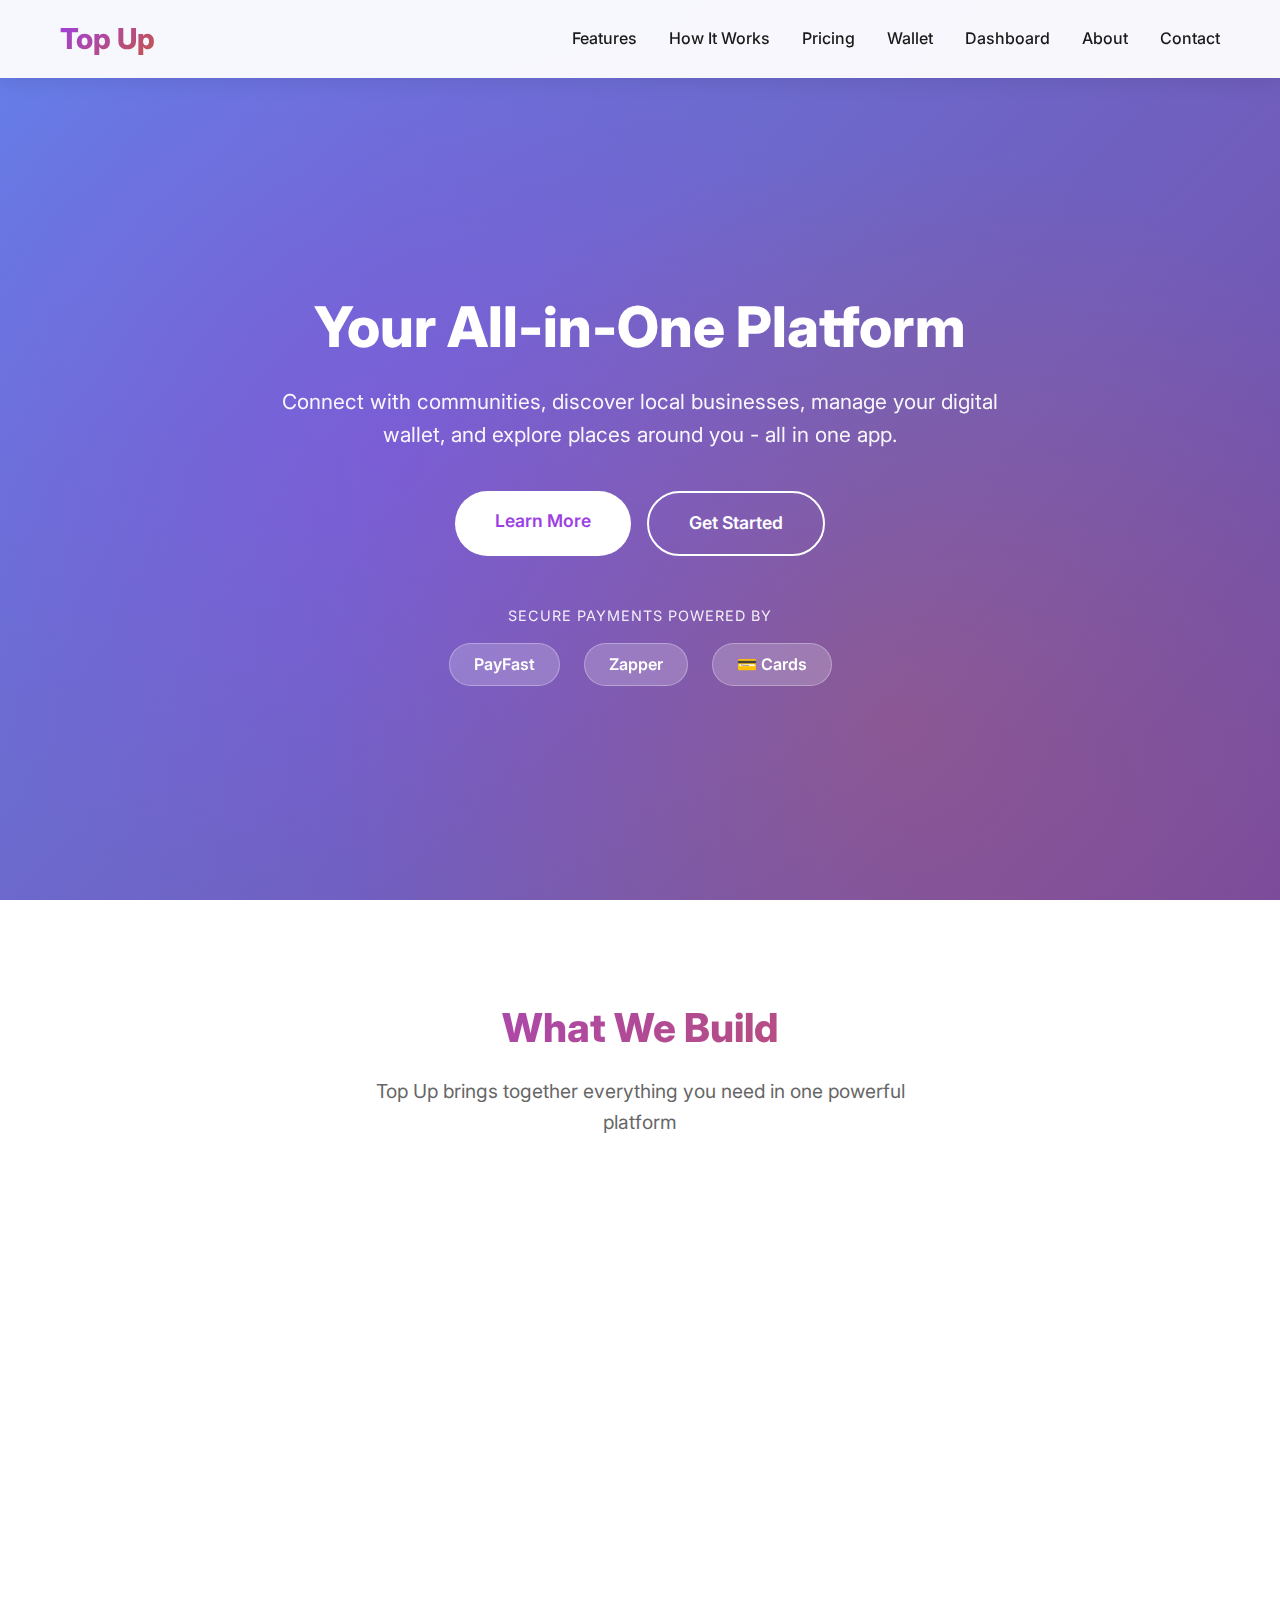
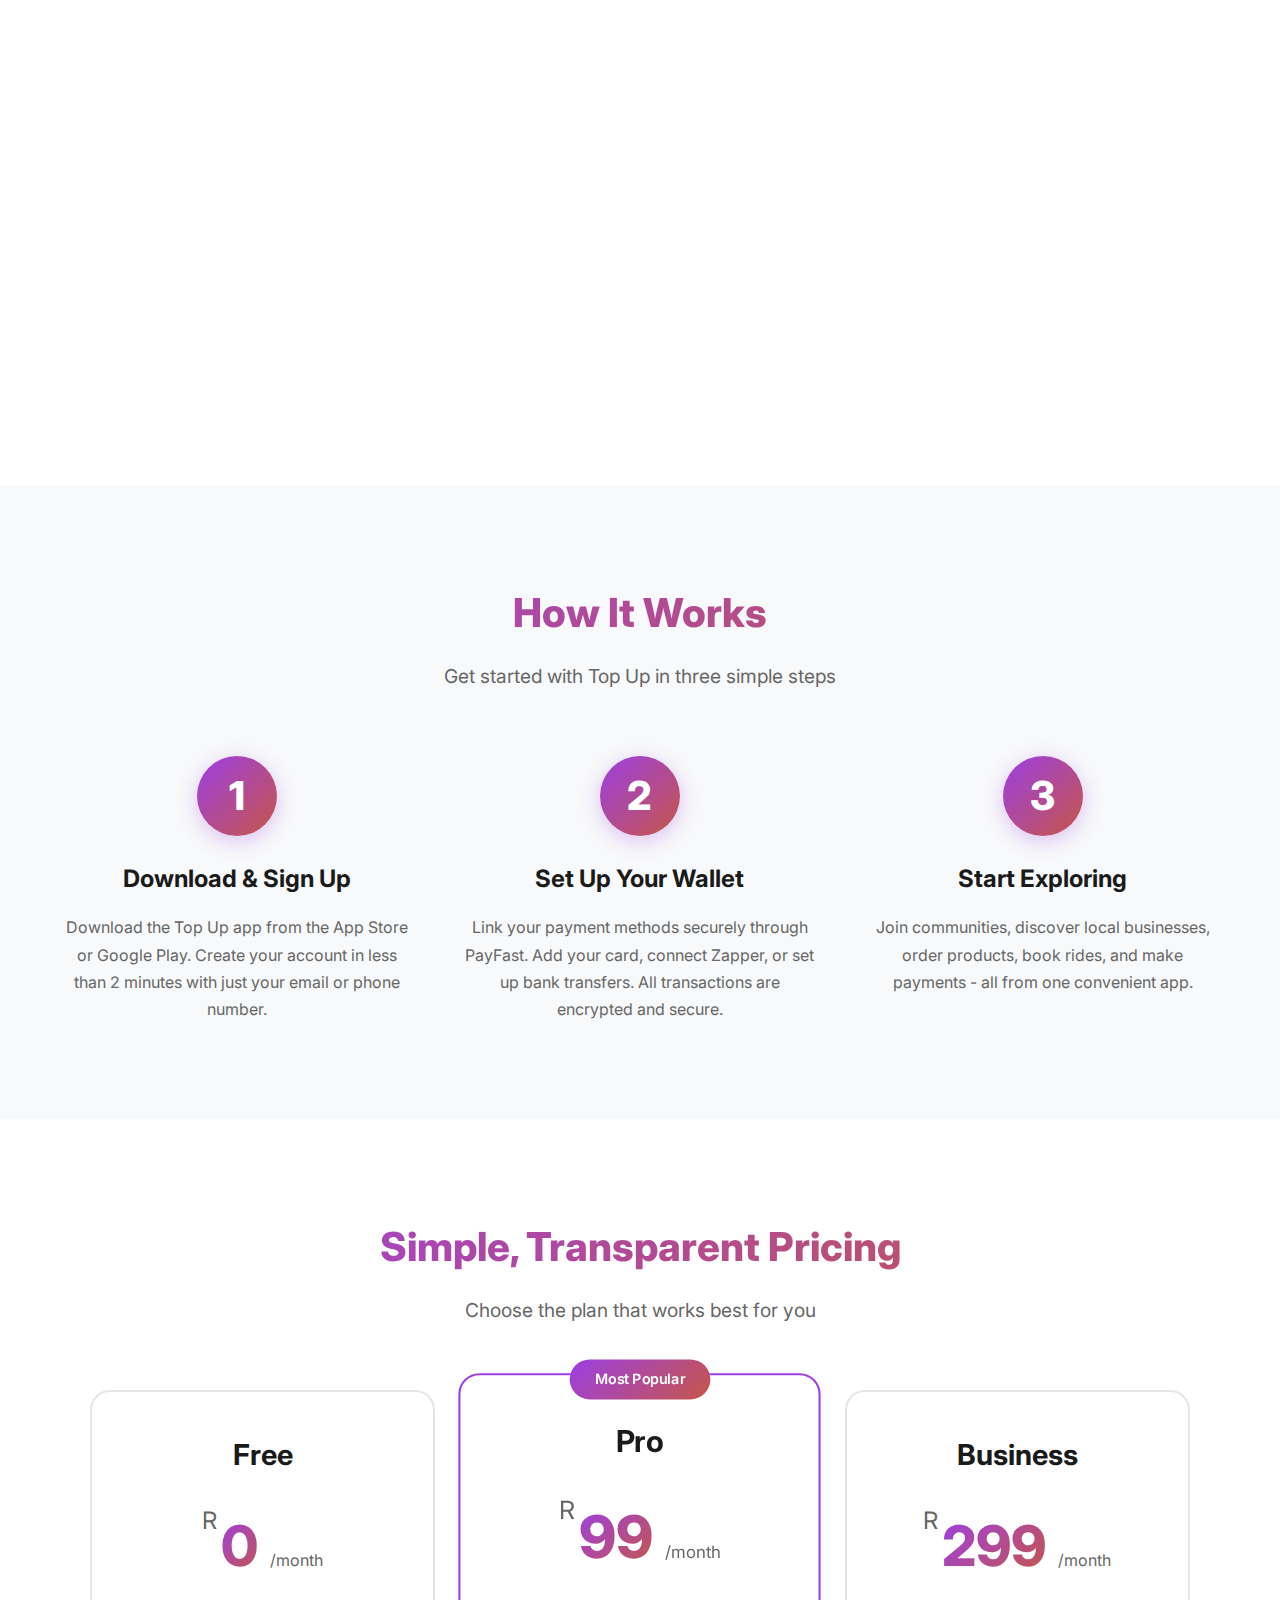
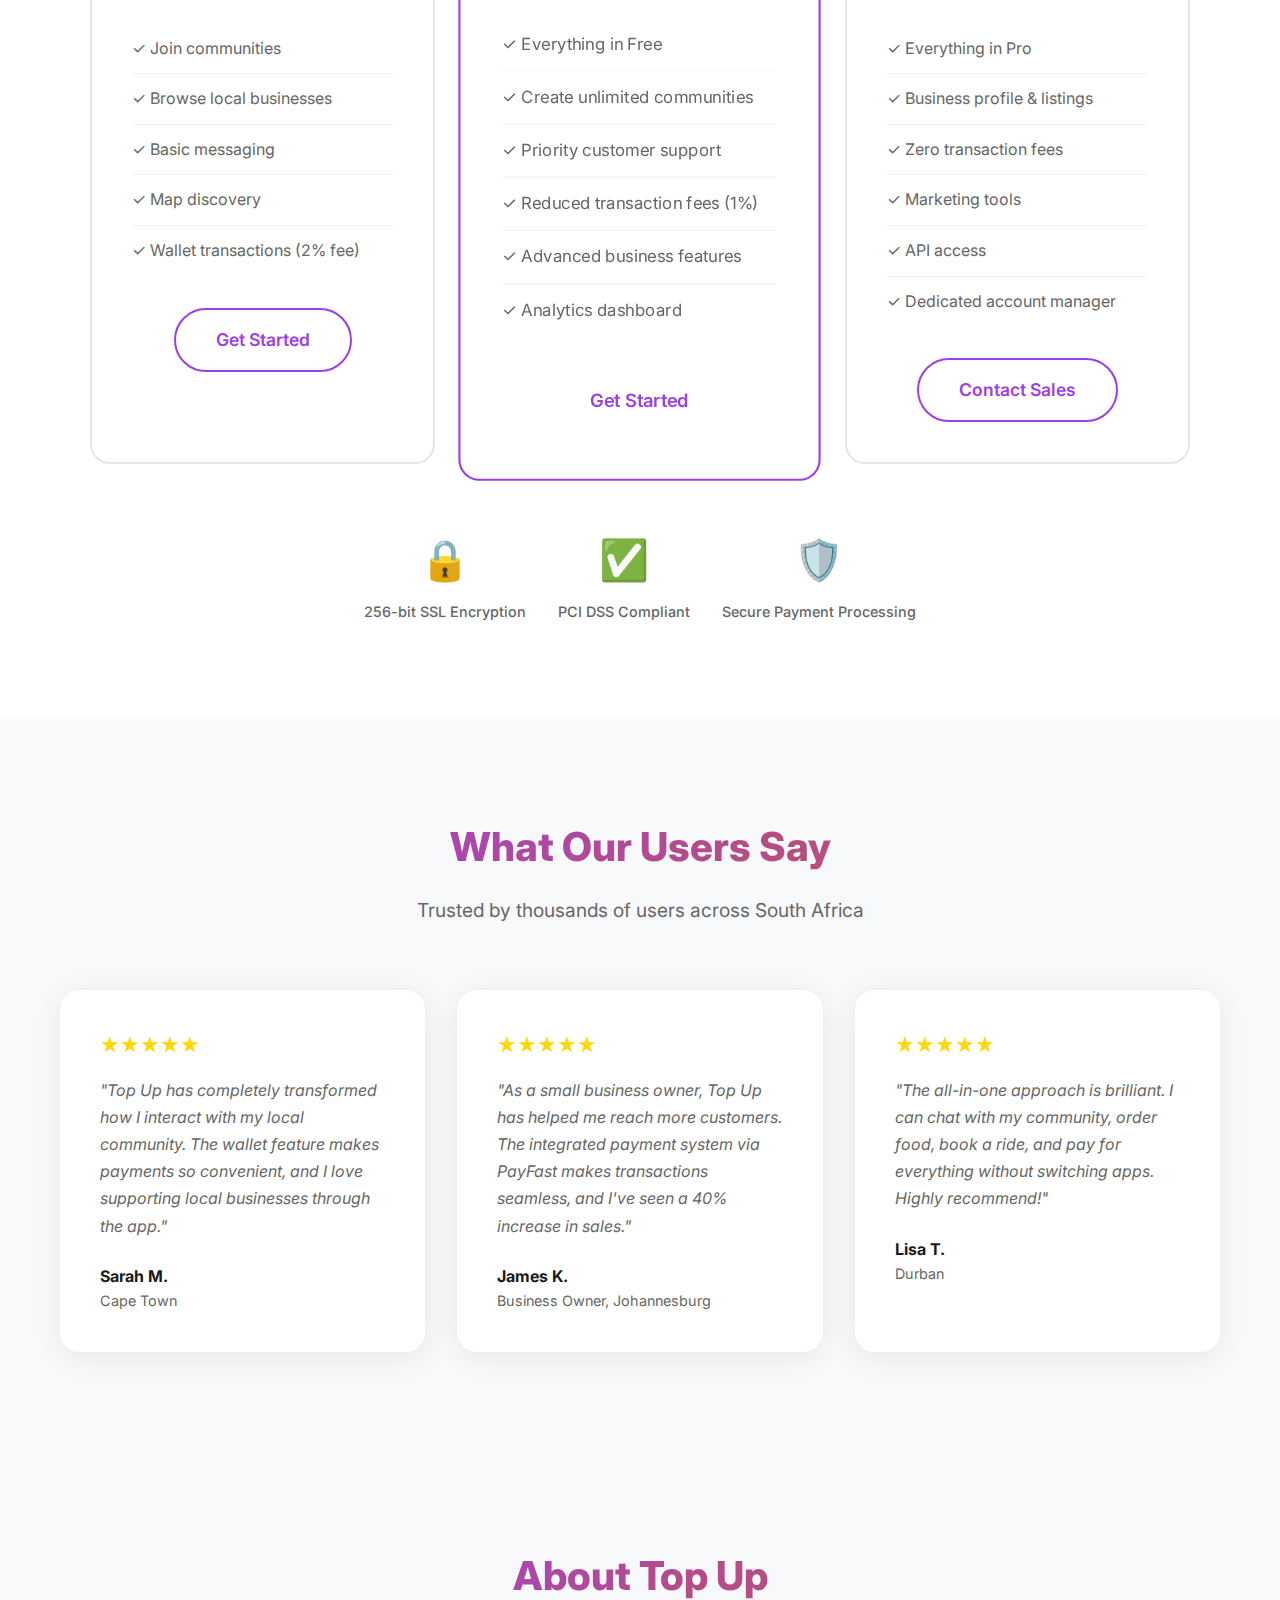
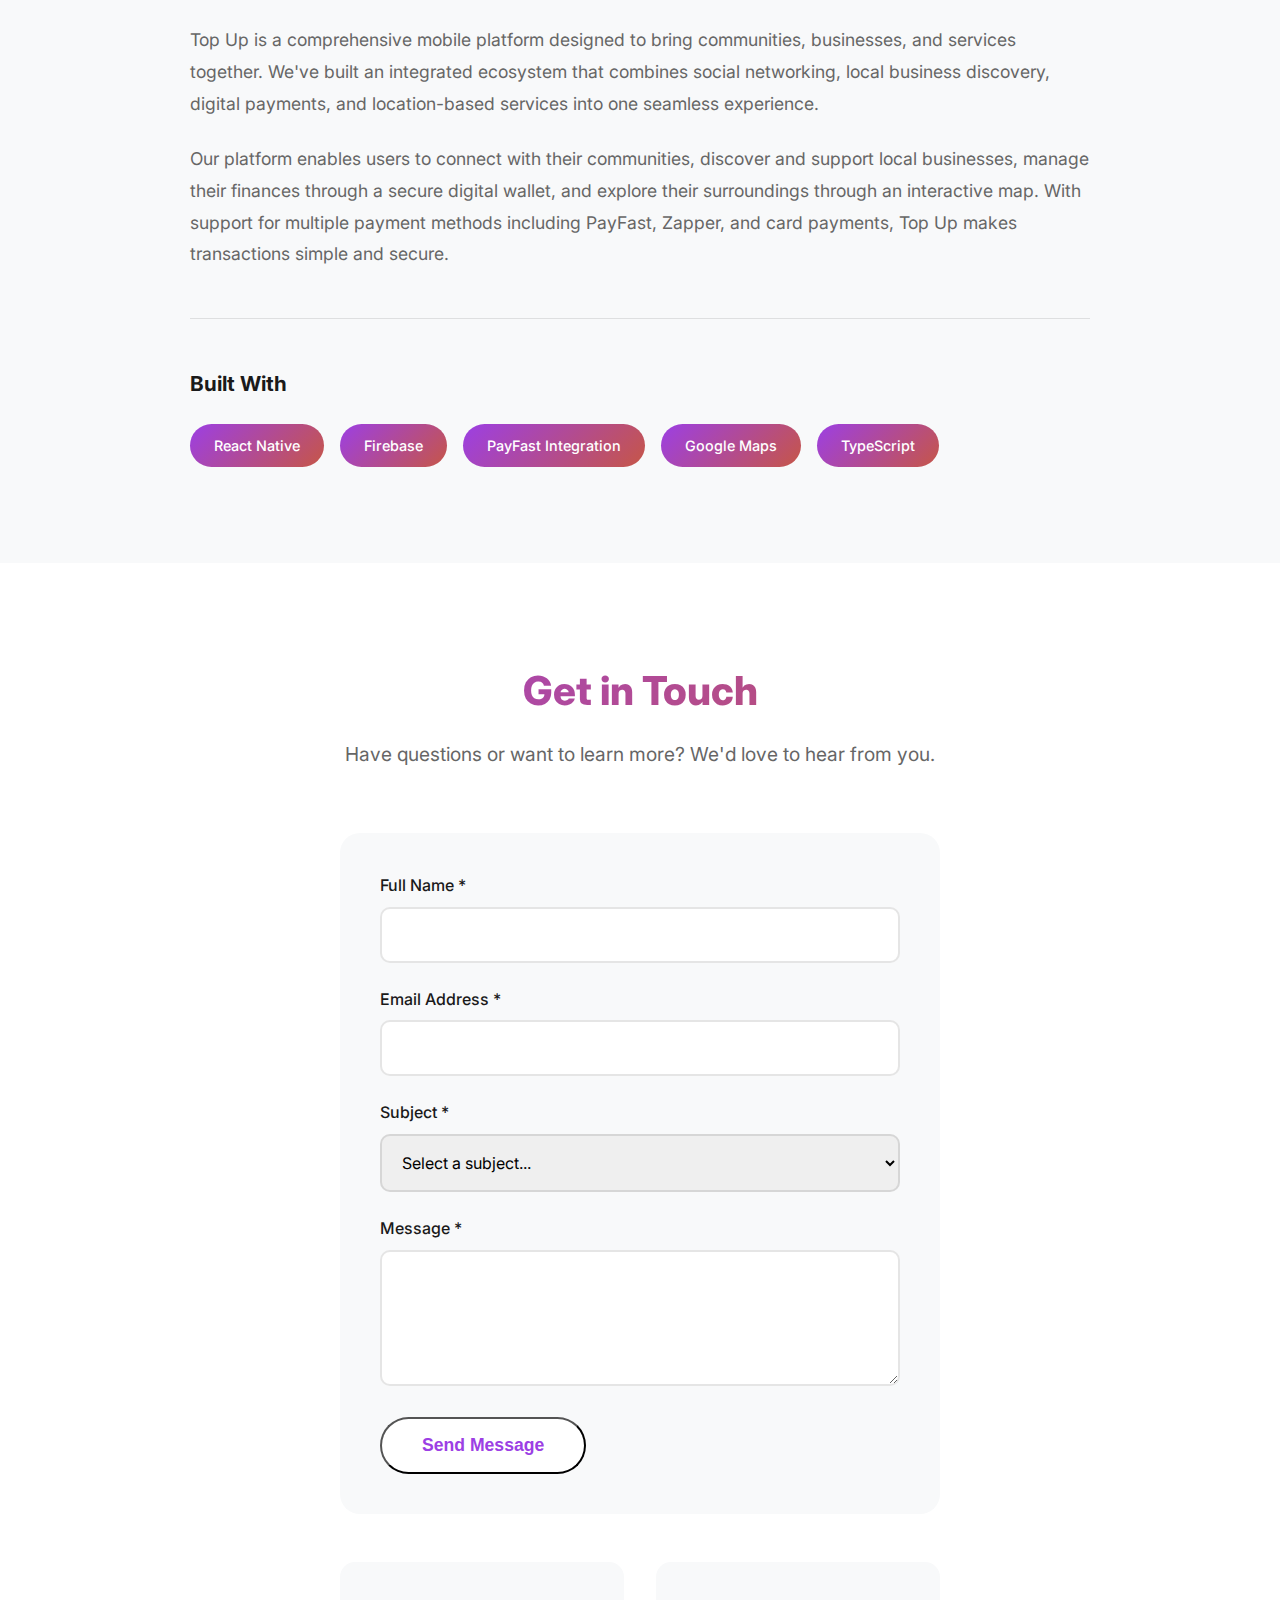
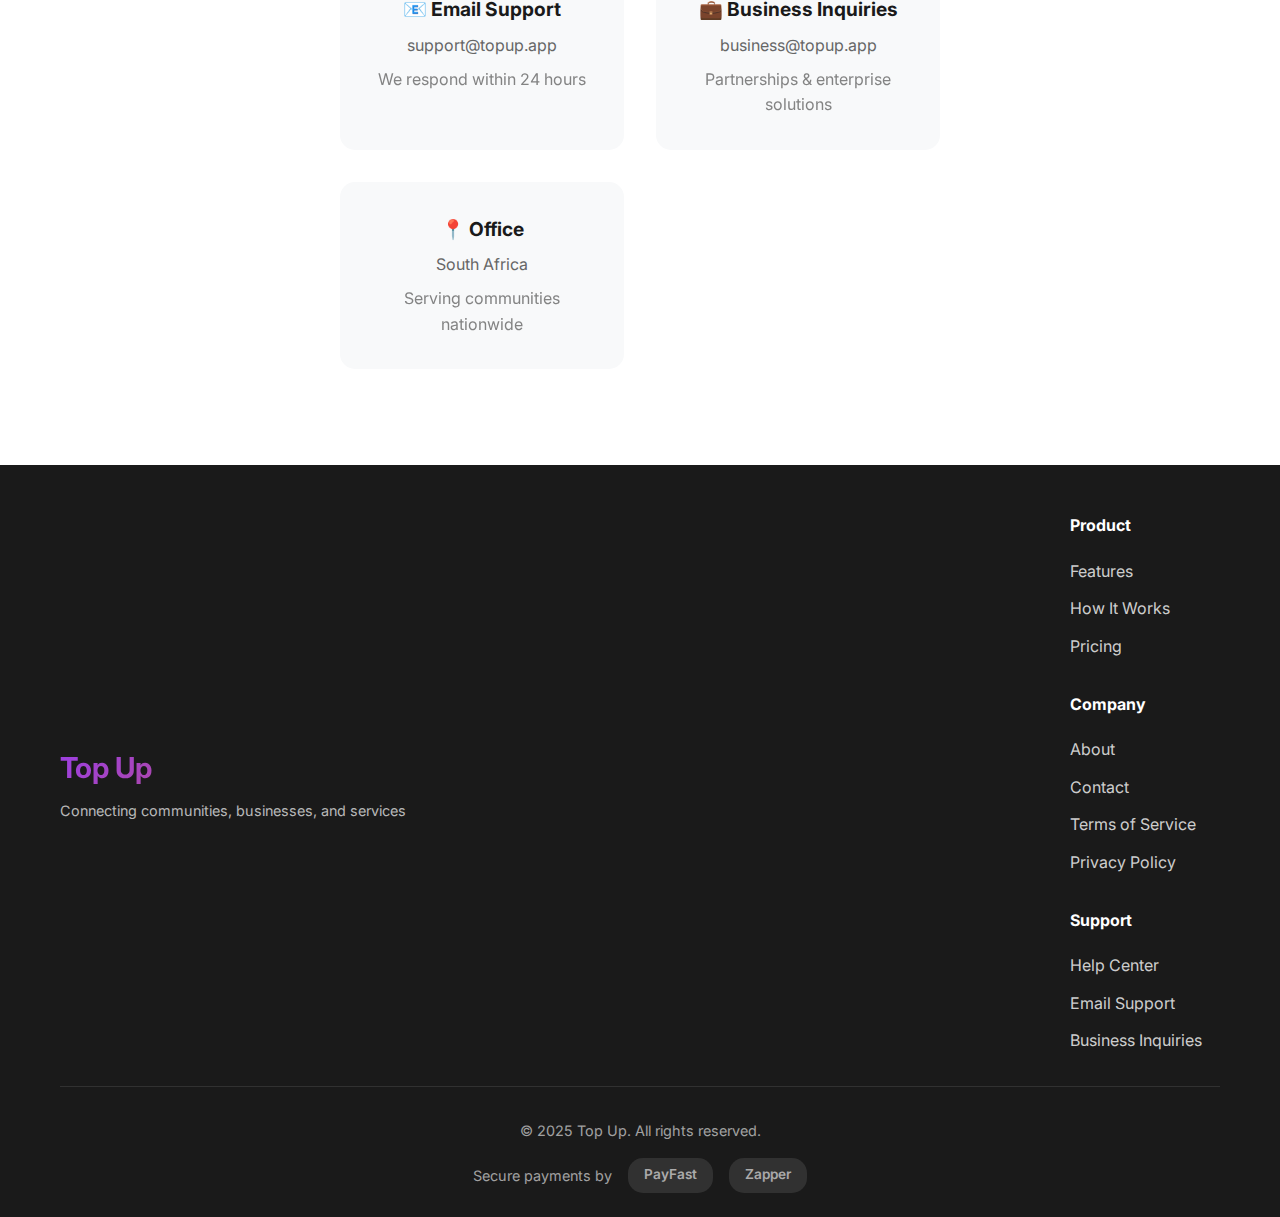
<file: index.html>
<!DOCTYPE html>
<html lang="en">
<head>
    <meta charset="UTF-8">
    <meta name="viewport" content="width=device-width, initial-scale=1.0">
    <meta name="description" content="Top Up - Your all-in-one platform for communities, local businesses, digital wallet, and location discovery.">
    <title>Top Up - Connect, Discover, Pay</title>
    <link rel="stylesheet" href="styles.css">
    <link rel="preconnect" href="https://fonts.googleapis.com">
    <link rel="preconnect" href="https://fonts.gstatic.com" crossorigin>
    <link href="https://fonts.googleapis.com/css2?family=Inter:wght@300;400;500;600;700;800&display=swap" rel="stylesheet">
</head>
<body>
    <!-- Navigation -->
    <nav class="navbar">
        <div class="container">
            <div class="nav-content">
                <div class="logo">
                    <a href="index.html" style="text-decoration: none;"><h1>Top Up</h1></a>
                </div>
                <div class="nav-links">
                    <a href="#features">Features</a>
                    <a href="#how-it-works">How It Works</a>
                    <a href="#pricing">Pricing</a>
                    <a href="wallet.html">Wallet</a>
                    <a href="dashboard.html">Dashboard</a>
                    <a href="#about">About</a>
                    <a href="#contact">Contact</a>
                </div>
            </div>
        </div>
    </nav>

    <!-- Hero Section -->
    <section class="hero">
        <div class="container">
            <div class="hero-content">
                <h1 class="hero-title">Your All-in-One Platform</h1>
                <p class="hero-subtitle">Connect with communities, discover local businesses, manage your digital wallet, and explore places around you - all in one app.</p>
                <div class="hero-buttons">
                    <a href="#features" class="btn btn-primary">Learn More</a>
                    <a href="#contact" class="btn btn-secondary">Get Started</a>
                </div>
                <div class="hero-payment-methods">
                    <p class="payment-label">Secure payments powered by</p>
                    <div class="payment-logos">
                        <span class="payment-logo">PayFast</span>
                        <span class="payment-logo">Zapper</span>
                        <span class="payment-logo">💳 Cards</span>
                    </div>
                </div>
            </div>
        </div>
        <div class="hero-gradient"></div>
    </section>

    <!-- Features Section -->
    <section id="features" class="features">
        <div class="container">
            <h2 class="section-title">What We Build</h2>
            <p class="section-subtitle">Top Up brings together everything you need in one powerful platform</p>
            
            <div class="features-grid">
                <div class="feature-card">
                    <div class="feature-icon">👥</div>
                    <h3>Connect with Communities</h3>
                    <p>Join groups, chat with friends, and build your network. Create and manage communities around shared interests.</p>
                </div>

                <div class="feature-card">
                    <div class="feature-icon">🏪</div>
                    <h3>Discover Local Businesses</h3>
                    <p>Browse shops, order products, and support local vendors. Find businesses near you and shop directly from the app.</p>
                </div>

                <div class="feature-card">
                    <div class="feature-icon">💳</div>
                    <h3>Digital Wallet</h3>
                    <p>Send money, receive payments, and track your transactions. Secure payments via PayFast with support for cards, Zapper, and more.</p>
                </div>

                <div class="feature-card">
                    <div class="feature-icon">📍</div>
                    <h3>Discover Places</h3>
                    <p>Use the map to find restaurants, recommended places, and special deals near you. See businesses on an interactive map.</p>
                </div>

                <div class="feature-card">
                    <div class="feature-icon">💬</div>
                    <h3>Real-time Messaging</h3>
                    <p>Chat with friends, communities, and businesses. Send messages, media, and stay connected.</p>
                </div>

                <div class="feature-card">
                    <div class="feature-icon">🚗</div>
                    <h3>E-hailing Services</h3>
                    <p>Book rides, connect with drivers, and pay seamlessly through your wallet. Complete transportation solution.</p>
                </div>
            </div>
        </div>
    </section>

    <!-- How It Works Section -->
    <section id="how-it-works" class="how-it-works">
        <div class="container">
            <h2 class="section-title">How It Works</h2>
                    <p class="section-subtitle">Get started with Top Up in three simple steps</p>
            
            <div class="steps-container">
                <div class="step">
                    <div class="step-number">1</div>
                    <h3>Download & Sign Up</h3>
                    <p>Download the Top Up app from the App Store or Google Play. Create your account in less than 2 minutes with just your email or phone number.</p>
                </div>
                <div class="step">
                    <div class="step-number">2</div>
                    <h3>Set Up Your Wallet</h3>
                    <p>Link your payment methods securely through PayFast. Add your card, connect Zapper, or set up bank transfers. All transactions are encrypted and secure.</p>
                </div>
                <div class="step">
                    <div class="step-number">3</div>
                    <h3>Start Exploring</h3>
                    <p>Join communities, discover local businesses, order products, book rides, and make payments - all from one convenient app.</p>
                </div>
            </div>
        </div>
    </section>

    <!-- Pricing Section -->
    <section id="pricing" class="pricing">
        <div class="container">
            <h2 class="section-title">Simple, Transparent Pricing</h2>
            <p class="section-subtitle">Choose the plan that works best for you</p>
            
            <div class="pricing-grid">
                <div class="pricing-card">
                    <h3>Free</h3>
                    <div class="price">
                        <span class="currency">R</span>
                        <span class="amount">0</span>
                        <span class="period">/month</span>
                    </div>
                    <ul class="pricing-features">
                        <li>✓ Join communities</li>
                        <li>✓ Browse local businesses</li>
                        <li>✓ Basic messaging</li>
                        <li>✓ Map discovery</li>
                        <li>✓ Wallet transactions (2% fee)</li>
                    </ul>
                    <a href="#contact" class="btn btn-outline">Get Started</a>
                </div>

                <div class="pricing-card featured">
                    <div class="popular-badge">Most Popular</div>
                    <h3>Pro</h3>
                    <div class="price">
                        <span class="currency">R</span>
                        <span class="amount">99</span>
                        <span class="period">/month</span>
                    </div>
                    <ul class="pricing-features">
                        <li>✓ Everything in Free</li>
                        <li>✓ Create unlimited communities</li>
                        <li>✓ Priority customer support</li>
                        <li>✓ Reduced transaction fees (1%)</li>
                        <li>✓ Advanced business features</li>
                        <li>✓ Analytics dashboard</li>
                    </ul>
                    <a href="#contact" class="btn btn-primary">Get Started</a>
                </div>

                <div class="pricing-card">
                    <h3>Business</h3>
                    <div class="price">
                        <span class="currency">R</span>
                        <span class="amount">299</span>
                        <span class="period">/month</span>
                    </div>
                    <ul class="pricing-features">
                        <li>✓ Everything in Pro</li>
                        <li>✓ Business profile & listings</li>
                        <li>✓ Zero transaction fees</li>
                        <li>✓ Marketing tools</li>
                        <li>✓ API access</li>
                        <li>✓ Dedicated account manager</li>
                    </ul>
                    <a href="#contact" class="btn btn-outline">Contact Sales</a>
                </div>
            </div>

            <div class="security-badges">
                <div class="security-badge">
                    <div class="badge-icon">🔒</div>
                    <p>256-bit SSL Encryption</p>
                </div>
                <div class="security-badge">
                    <div class="badge-icon">✅</div>
                    <p>PCI DSS Compliant</p>
                </div>
                <div class="security-badge">
                    <div class="badge-icon">🛡️</div>
                    <p>Secure Payment Processing</p>
                </div>
            </div>
        </div>
    </section>

    <!-- Testimonials Section -->
    <section class="testimonials">
        <div class="container">
            <h2 class="section-title">What Our Users Say</h2>
            <p class="section-subtitle">Trusted by thousands of users across South Africa</p>
            
            <div class="testimonials-grid">
                <div class="testimonial-card">
                    <div class="testimonial-rating">★★★★★</div>
                    <p class="testimonial-text">"Top Up has completely transformed how I interact with my local community. The wallet feature makes payments so convenient, and I love supporting local businesses through the app."</p>
                    <div class="testimonial-author">
                        <strong>Sarah M.</strong>
                        <span>Cape Town</span>
                    </div>
                </div>

                <div class="testimonial-card">
                    <div class="testimonial-rating">★★★★★</div>
                    <p class="testimonial-text">"As a small business owner, Top Up has helped me reach more customers. The integrated payment system via PayFast makes transactions seamless, and I've seen a 40% increase in sales."</p>
                    <div class="testimonial-author">
                        <strong>James K.</strong>
                        <span>Business Owner, Johannesburg</span>
                    </div>
                </div>

                <div class="testimonial-card">
                    <div class="testimonial-rating">★★★★★</div>
                    <p class="testimonial-text">"The all-in-one approach is brilliant. I can chat with my community, order food, book a ride, and pay for everything without switching apps. Highly recommend!"</p>
                    <div class="testimonial-author">
                        <strong>Lisa T.</strong>
                        <span>Durban</span>
                    </div>
                </div>
            </div>
        </div>
    </section>

    <!-- About Section -->
    <section id="about" class="about">
        <div class="container">
            <div class="about-content">
                <h2 class="section-title">About Top Up</h2>
                <p class="about-text">
                    Top Up is a comprehensive mobile platform designed to bring communities, businesses, and services together. 
                    We've built an integrated ecosystem that combines social networking, local business discovery, digital payments, 
                    and location-based services into one seamless experience.
                </p>
                <p class="about-text">
                    Our platform enables users to connect with their communities, discover and support local businesses, 
                    manage their finances through a secure digital wallet, and explore their surroundings through an interactive map. 
                    With support for multiple payment methods including PayFast, Zapper, and card payments, Top Up makes 
                    transactions simple and secure.
                </p>
                <div class="tech-stack">
                    <h3>Built With</h3>
                    <div class="tech-tags">
                        <span class="tech-tag">React Native</span>
                        <span class="tech-tag">Firebase</span>
                        <span class="tech-tag">PayFast Integration</span>
                        <span class="tech-tag">Google Maps</span>
                        <span class="tech-tag">TypeScript</span>
                    </div>
                </div>
            </div>
        </div>
    </section>

    <!-- Contact Section -->
    <section id="contact" class="contact">
        <div class="container">
            <h2 class="section-title">Get in Touch</h2>
            <p class="section-subtitle">Have questions or want to learn more? We'd love to hear from you.</p>
            <div class="contact-content">
                <div class="contact-form-container">
                    <form class="contact-form" id="contactForm">
                        <div class="form-group">
                            <label for="name">Full Name *</label>
                            <input type="text" id="name" name="name" required>
                        </div>
                        <div class="form-group">
                            <label for="email">Email Address *</label>
                            <input type="email" id="email" name="email" required>
                        </div>
                        <div class="form-group">
                            <label for="subject">Subject *</label>
                            <select id="subject" name="subject" required>
                                <option value="">Select a subject...</option>
                                <option value="general">General Inquiry</option>
                                <option value="business">Business Partnership</option>
                                <option value="support">Technical Support</option>
                                <option value="billing">Billing Question</option>
                                <option value="other">Other</option>
                            </select>
                        </div>
                        <div class="form-group">
                            <label for="message">Message *</label>
                            <textarea id="message" name="message" rows="5" required></textarea>
                        </div>
                        <button type="submit" class="btn btn-primary">Send Message</button>
                        <div class="form-message" id="formMessage"></div>
                    </form>
                </div>
                <div class="contact-info">
                    <div class="contact-item">
                        <h3>📧 Email Support</h3>
                        <p>support@topup.app</p>
                        <p class="contact-note">We respond within 24 hours</p>
                    </div>
                    <div class="contact-item">
                        <h3>💼 Business Inquiries</h3>
                        <p>business@topup.app</p>
                        <p class="contact-note">Partnerships & enterprise solutions</p>
                    </div>
                    <div class="contact-item">
                        <h3>📍 Office</h3>
                        <p>South Africa</p>
                        <p class="contact-note">Serving communities nationwide</p>
                    </div>
                </div>
            </div>
        </div>
    </section>

    <!-- Footer -->
    <footer class="footer">
        <div class="container">
            <div class="footer-content">
                <div class="footer-logo">
                    <h2>Top Up</h2>
                    <p>Connecting communities, businesses, and services</p>
                </div>
                <div class="footer-links">
                    <div class="footer-column">
                        <h4>Product</h4>
                        <a href="#features">Features</a>
                        <a href="#how-it-works">How It Works</a>
                        <a href="#pricing">Pricing</a>
                    </div>
                    <div class="footer-column">
                        <h4>Company</h4>
                        <a href="#about">About</a>
                        <a href="#contact">Contact</a>
                        <a href="terms.html">Terms of Service</a>
                        <a href="privacy.html">Privacy Policy</a>
                    </div>
                    <div class="footer-column">
                        <h4>Support</h4>
                        <a href="#contact">Help Center</a>
                        <a href="mailto:support@topup.app">Email Support</a>
                        <a href="mailto:business@topup.app">Business Inquiries</a>
                    </div>
                </div>
            </div>
            <div class="footer-bottom">
                <p>&copy; 2025 Top Up. All rights reserved.</p>
                <div class="footer-payment-logos">
                    <span>Secure payments by</span>
                    <span class="payment-badge">PayFast</span>
                    <span class="payment-badge">Zapper</span>
                </div>
            </div>
        </div>
    </footer>

    <script src="script.js"></script>
</body>
</html>
</file>
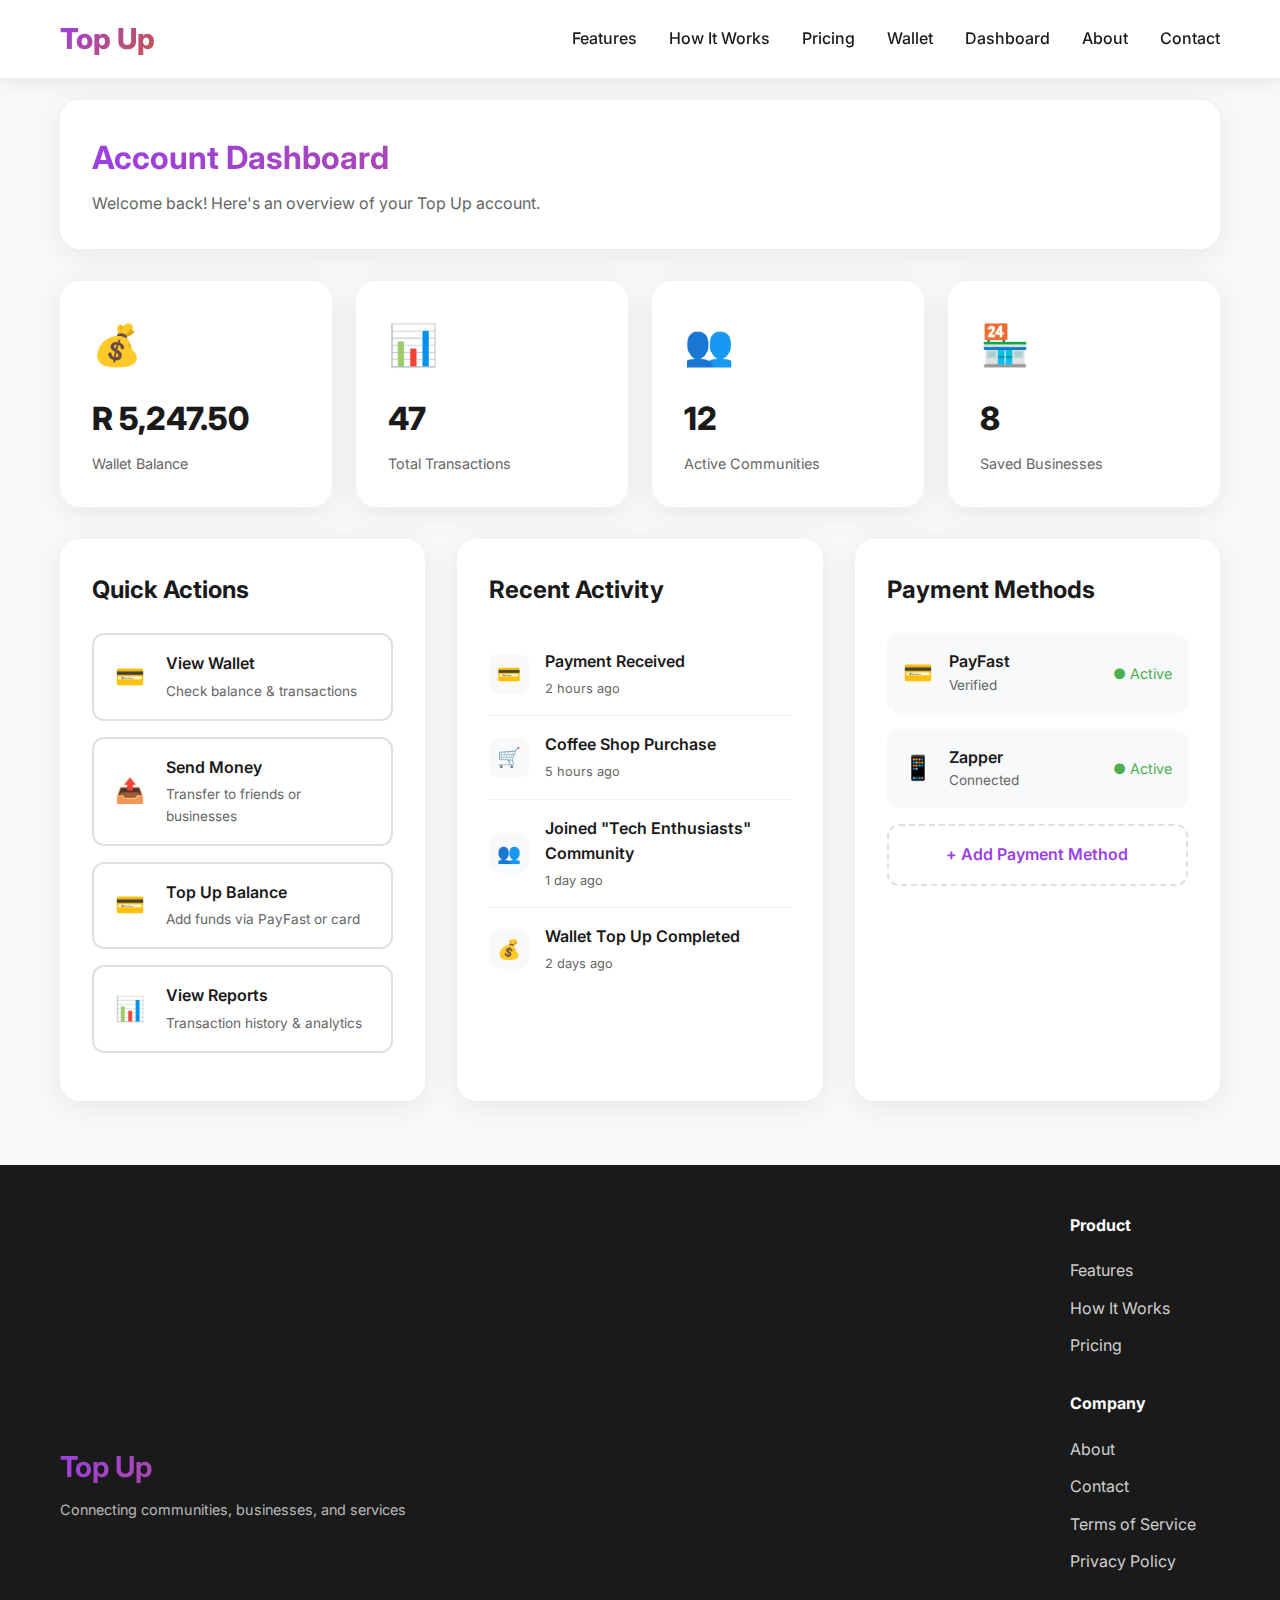
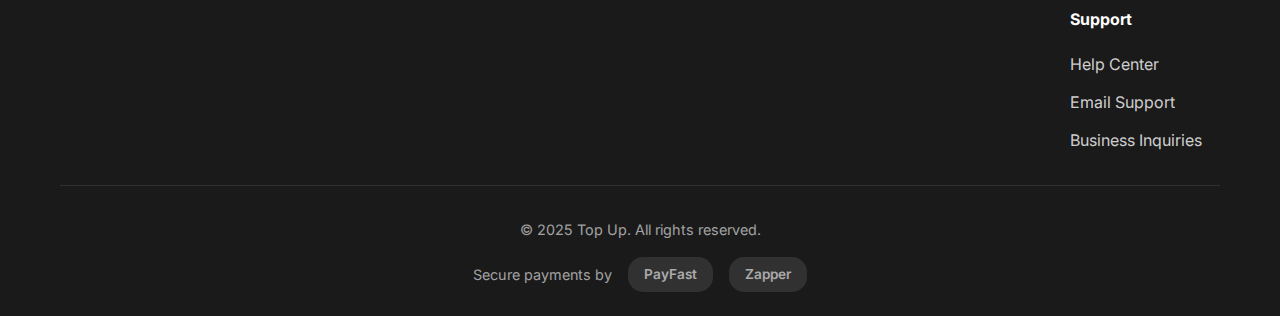
<file: dashboard.html>
<!DOCTYPE html>
<html lang="en">
<head>
    <meta charset="UTF-8">
    <meta name="viewport" content="width=device-width, initial-scale=1.0">
    <meta name="description" content="Top Up Dashboard - Account Management">
    <title>Dashboard - Top Up</title>
    <link rel="stylesheet" href="styles.css">
    <link rel="preconnect" href="https://fonts.googleapis.com">
    <link rel="preconnect" href="https://fonts.gstatic.com" crossorigin>
    <link href="https://fonts.googleapis.com/css2?family=Inter:wght@300;400;500;600;700;800&display=swap" rel="stylesheet">
    <style>
        .dashboard-page {
            padding: 100px 0 4rem;
            min-height: 100vh;
            background: var(--bg-light);
        }
        .dashboard-container {
            max-width: 1200px;
            margin: 0 auto;
        }
        .dashboard-header {
            background: white;
            padding: 2rem;
            border-radius: 20px;
            margin-bottom: 2rem;
            box-shadow: 0 5px 30px rgba(0, 0, 0, 0.08);
        }
        .dashboard-header h1 {
            font-size: 2rem;
            margin-bottom: 0.5rem;
            background: var(--gradient);
            -webkit-background-clip: text;
            -webkit-text-fill-color: transparent;
            background-clip: text;
        }
        .dashboard-header p {
            color: var(--text-secondary);
        }
        .stats-grid {
            display: grid;
            grid-template-columns: repeat(auto-fit, minmax(250px, 1fr));
            gap: 1.5rem;
            margin-bottom: 2rem;
        }
        .stat-card {
            background: white;
            padding: 2rem;
            border-radius: 20px;
            box-shadow: 0 5px 30px rgba(0, 0, 0, 0.08);
            transition: all 0.3s;
        }
        .stat-card:hover {
            transform: translateY(-5px);
            box-shadow: 0 10px 40px rgba(156, 63, 228, 0.15);
        }
        .stat-icon {
            font-size: 2.5rem;
            margin-bottom: 1rem;
        }
        .stat-value {
            font-size: 2rem;
            font-weight: 800;
            color: var(--text-primary);
            margin-bottom: 0.5rem;
        }
        .stat-label {
            color: var(--text-secondary);
            font-size: 0.9rem;
        }
        .dashboard-sections {
            display: grid;
            grid-template-columns: repeat(auto-fit, minmax(300px, 1fr));
            gap: 2rem;
        }
        .dashboard-section {
            background: white;
            padding: 2rem;
            border-radius: 20px;
            box-shadow: 0 5px 30px rgba(0, 0, 0, 0.08);
        }
        .dashboard-section h2 {
            font-size: 1.5rem;
            margin-bottom: 1.5rem;
            color: var(--text-primary);
        }
        .quick-action {
            display: flex;
            align-items: center;
            padding: 1rem;
            border: 2px solid #e0e0e0;
            border-radius: 12px;
            margin-bottom: 1rem;
            cursor: pointer;
            transition: all 0.3s;
            text-decoration: none;
            color: var(--text-primary);
        }
        .quick-action:hover {
            border-color: var(--primary-color);
            transform: translateX(5px);
        }
        .quick-action-icon {
            font-size: 1.5rem;
            margin-right: 1rem;
            width: 40px;
            text-align: center;
        }
        .quick-action-content {
            flex: 1;
        }
        .quick-action-title {
            font-weight: 600;
            margin-bottom: 0.25rem;
        }
        .quick-action-desc {
            font-size: 0.85rem;
            color: var(--text-secondary);
        }
        .activity-list {
            list-style: none;
        }
        .activity-item {
            display: flex;
            align-items: center;
            padding: 1rem 0;
            border-bottom: 1px solid #f0f0f0;
        }
        .activity-item:last-child {
            border-bottom: none;
        }
        .activity-icon {
            width: 40px;
            height: 40px;
            border-radius: 10px;
            display: flex;
            align-items: center;
            justify-content: center;
            margin-right: 1rem;
            font-size: 1.2rem;
            background: var(--bg-light);
        }
        .activity-content {
            flex: 1;
        }
        .activity-title {
            font-weight: 600;
            margin-bottom: 0.25rem;
        }
        .activity-time {
            font-size: 0.8rem;
            color: var(--text-secondary);
        }
    </style>
</head>
<body>
    <!-- Navigation -->
    <nav class="navbar">
        <div class="container">
            <div class="nav-content">
                <div class="logo">
                    <a href="index.html" style="text-decoration: none;"><h1>Top Up</h1></a>
                </div>
                <div class="nav-links">
                    <a href="index.html#features">Features</a>
                    <a href="index.html#how-it-works">How It Works</a>
                    <a href="index.html#pricing">Pricing</a>
                    <a href="wallet.html">Wallet</a>
                    <a href="dashboard.html">Dashboard</a>
                    <a href="index.html#about">About</a>
                    <a href="index.html#contact">Contact</a>
                </div>
            </div>
        </div>
    </nav>

    <section class="dashboard-page">
        <div class="container dashboard-container">
            <div class="dashboard-header">
                <h1>Account Dashboard</h1>
                <p>Welcome back! Here's an overview of your Top Up account.</p>
            </div>

            <div class="stats-grid">
                <div class="stat-card">
                    <div class="stat-icon">💰</div>
                    <div class="stat-value">R 5,247.50</div>
                    <div class="stat-label">Wallet Balance</div>
                </div>
                <div class="stat-card">
                    <div class="stat-icon">📊</div>
                    <div class="stat-value">47</div>
                    <div class="stat-label">Total Transactions</div>
                </div>
                <div class="stat-card">
                    <div class="stat-icon">👥</div>
                    <div class="stat-value">12</div>
                    <div class="stat-label">Active Communities</div>
                </div>
                <div class="stat-card">
                    <div class="stat-icon">🏪</div>
                    <div class="stat-value">8</div>
                    <div class="stat-label">Saved Businesses</div>
                </div>
            </div>

            <div class="dashboard-sections">
                <div class="dashboard-section">
                    <h2>Quick Actions</h2>
                    <a href="wallet.html" class="quick-action">
                        <div class="quick-action-icon">💳</div>
                        <div class="quick-action-content">
                            <div class="quick-action-title">View Wallet</div>
                            <div class="quick-action-desc">Check balance & transactions</div>
                        </div>
                    </a>
                    <a href="#" class="quick-action">
                        <div class="quick-action-icon">📤</div>
                        <div class="quick-action-content">
                            <div class="quick-action-title">Send Money</div>
                            <div class="quick-action-desc">Transfer to friends or businesses</div>
                        </div>
                    </a>
                    <a href="#" class="quick-action">
                        <div class="quick-action-icon">💳</div>
                        <div class="quick-action-content">
                            <div class="quick-action-title">Top Up Balance</div>
                            <div class="quick-action-desc">Add funds via PayFast or card</div>
                        </div>
                    </a>
                    <a href="#" class="quick-action">
                        <div class="quick-action-icon">📊</div>
                        <div class="quick-action-content">
                            <div class="quick-action-title">View Reports</div>
                            <div class="quick-action-desc">Transaction history & analytics</div>
                        </div>
                    </a>
                </div>

                <div class="dashboard-section">
                    <h2>Recent Activity</h2>
                    <ul class="activity-list">
                        <li class="activity-item">
                            <div class="activity-icon">💳</div>
                            <div class="activity-content">
                                <div class="activity-title">Payment Received</div>
                                <div class="activity-time">2 hours ago</div>
                            </div>
                        </li>
                        <li class="activity-item">
                            <div class="activity-icon">🛒</div>
                            <div class="activity-content">
                                <div class="activity-title">Coffee Shop Purchase</div>
                                <div class="activity-time">5 hours ago</div>
                            </div>
                        </li>
                        <li class="activity-item">
                            <div class="activity-icon">👥</div>
                            <div class="activity-content">
                                <div class="activity-title">Joined "Tech Enthusiasts" Community</div>
                                <div class="activity-time">1 day ago</div>
                            </div>
                        </li>
                        <li class="activity-item">
                            <div class="activity-icon">💰</div>
                            <div class="activity-content">
                                <div class="activity-title">Wallet Top Up Completed</div>
                                <div class="activity-time">2 days ago</div>
                            </div>
                        </li>
                    </ul>
                </div>

                <div class="dashboard-section">
                    <h2>Payment Methods</h2>
                    <div style="display: flex; flex-direction: column; gap: 1rem;">
                        <div style="display: flex; align-items: center; justify-content: space-between; padding: 1rem; background: var(--bg-light); border-radius: 12px;">
                            <div style="display: flex; align-items: center;">
                                <div style="font-size: 1.5rem; margin-right: 1rem;">💳</div>
                                <div>
                                    <div style="font-weight: 600;">PayFast</div>
                                    <div style="font-size: 0.85rem; color: var(--text-secondary);">Verified</div>
                                </div>
                            </div>
                            <span style="color: #4caf50; font-size: 0.9rem;">● Active</span>
                        </div>
                        <div style="display: flex; align-items: center; justify-content: space-between; padding: 1rem; background: var(--bg-light); border-radius: 12px;">
                            <div style="display: flex; align-items: center;">
                                <div style="font-size: 1.5rem; margin-right: 1rem;">📱</div>
                                <div>
                                    <div style="font-weight: 600;">Zapper</div>
                                    <div style="font-size: 0.85rem; color: var(--text-secondary);">Connected</div>
                                </div>
                            </div>
                            <span style="color: #4caf50; font-size: 0.9rem;">● Active</span>
                        </div>
                        <a href="#" style="padding: 1rem; text-align: center; border: 2px dashed #e0e0e0; border-radius: 12px; text-decoration: none; color: var(--primary-color); font-weight: 600;">
                            + Add Payment Method
                        </a>
                    </div>
                </div>
            </div>
        </div>
    </section>

    <!-- Footer -->
    <footer class="footer">
        <div class="container">
            <div class="footer-content">
                <div class="footer-logo">
                    <h2>Top Up</h2>
                    <p>Connecting communities, businesses, and services</p>
                </div>
                <div class="footer-links">
                    <div class="footer-column">
                        <h4>Product</h4>
                        <a href="index.html#features">Features</a>
                        <a href="index.html#how-it-works">How It Works</a>
                        <a href="index.html#pricing">Pricing</a>
                    </div>
                    <div class="footer-column">
                        <h4>Company</h4>
                        <a href="index.html#about">About</a>
                        <a href="index.html#contact">Contact</a>
                        <a href="terms.html">Terms of Service</a>
                        <a href="privacy.html">Privacy Policy</a>
                    </div>
                    <div class="footer-column">
                        <h4>Support</h4>
                        <a href="index.html#contact">Help Center</a>
                        <a href="mailto:support@topup.app">Email Support</a>
                        <a href="mailto:business@topup.app">Business Inquiries</a>
                    </div>
                </div>
            </div>
            <div class="footer-bottom">
                <p>&copy; 2025 Top Up. All rights reserved.</p>
                <div class="footer-payment-logos">
                    <span>Secure payments by</span>
                    <span class="payment-badge">PayFast</span>
                    <span class="payment-badge">Zapper</span>
                </div>
            </div>
        </div>
    </footer>

    <script src="script.js"></script>
</body>
</html>
</file>
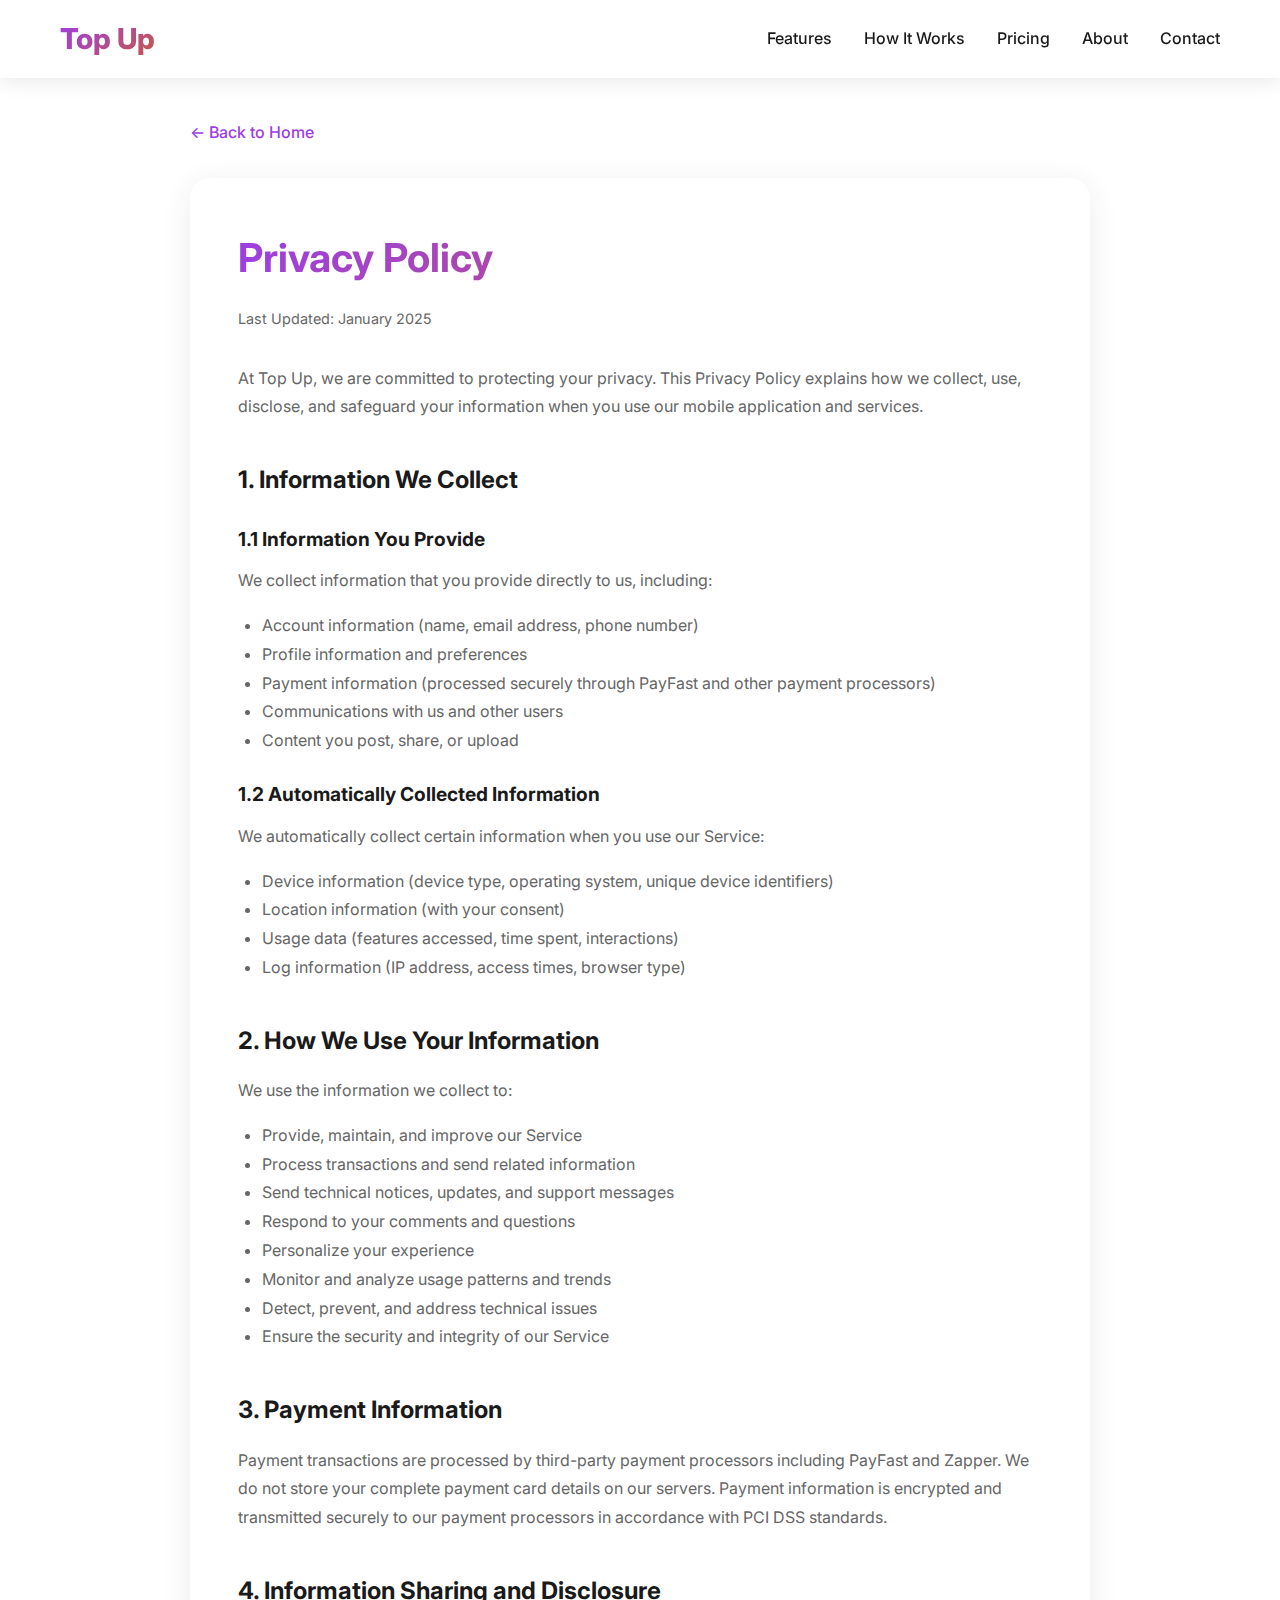
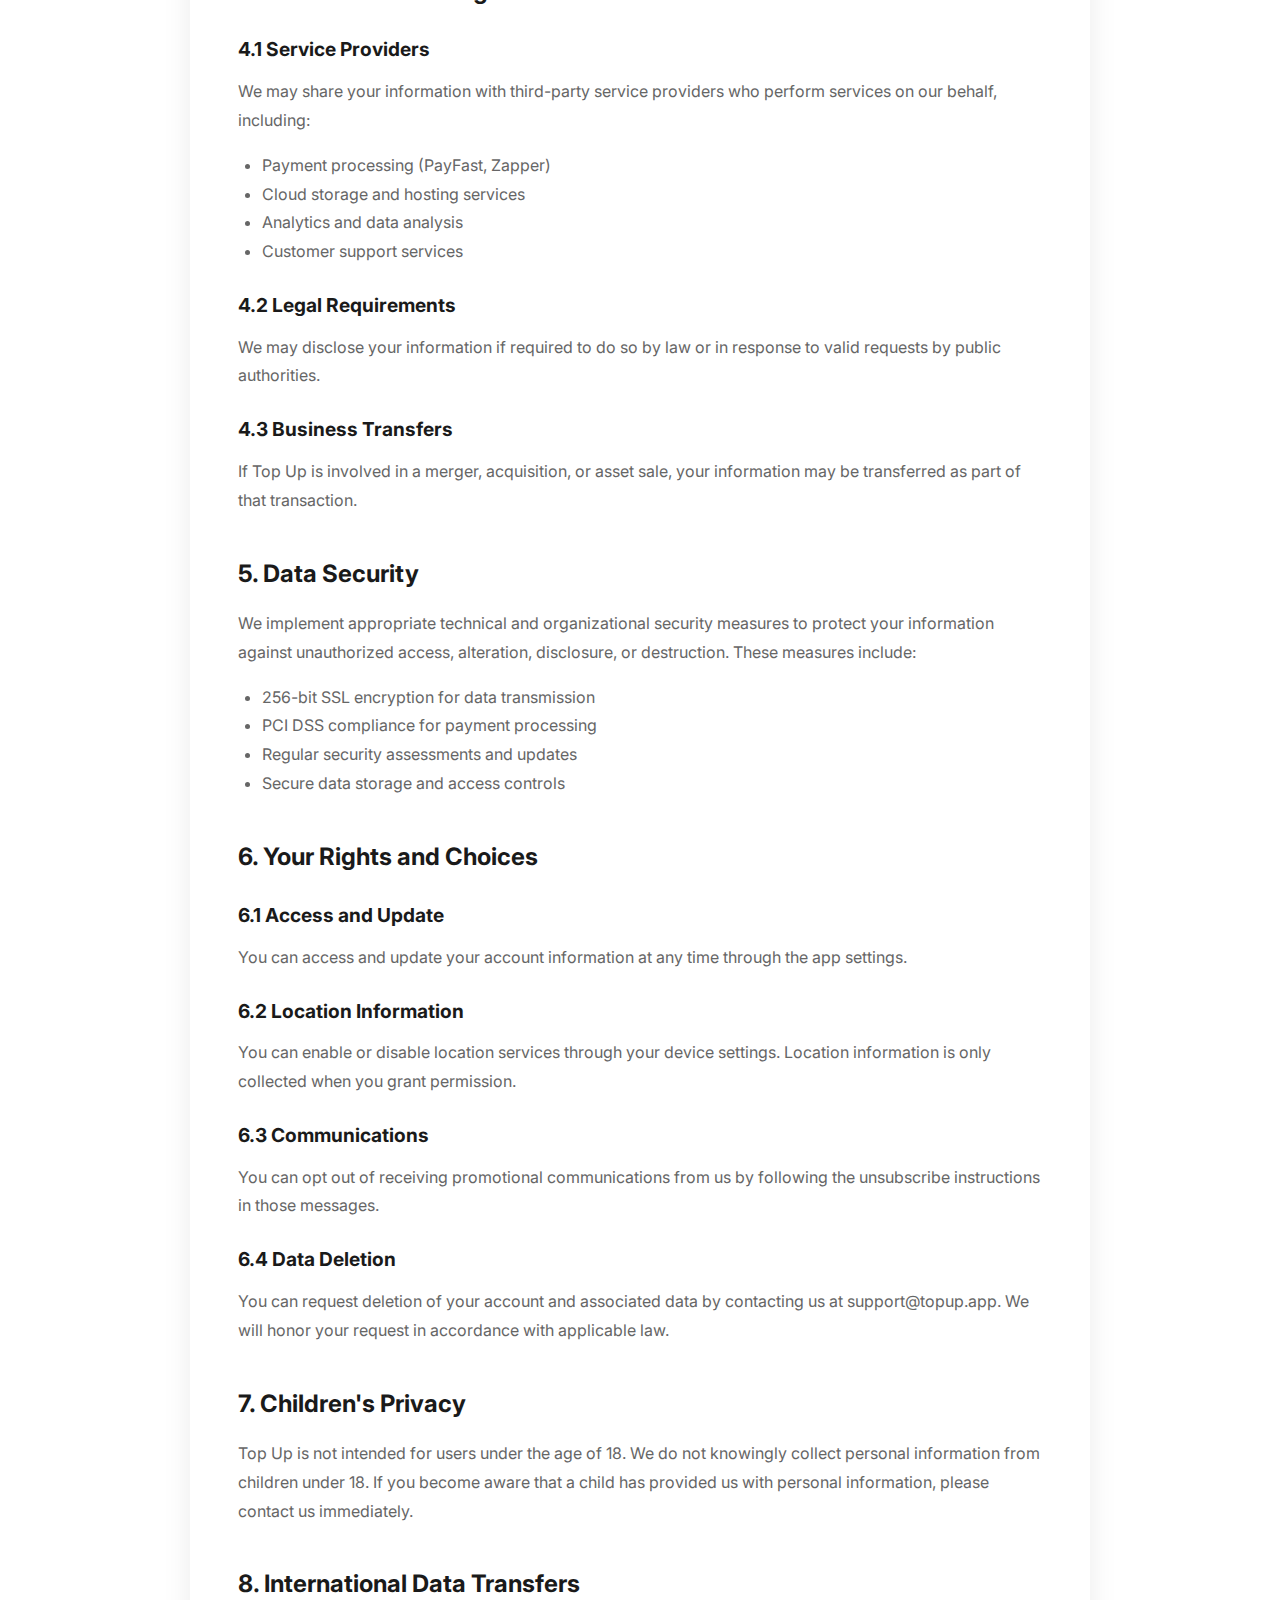
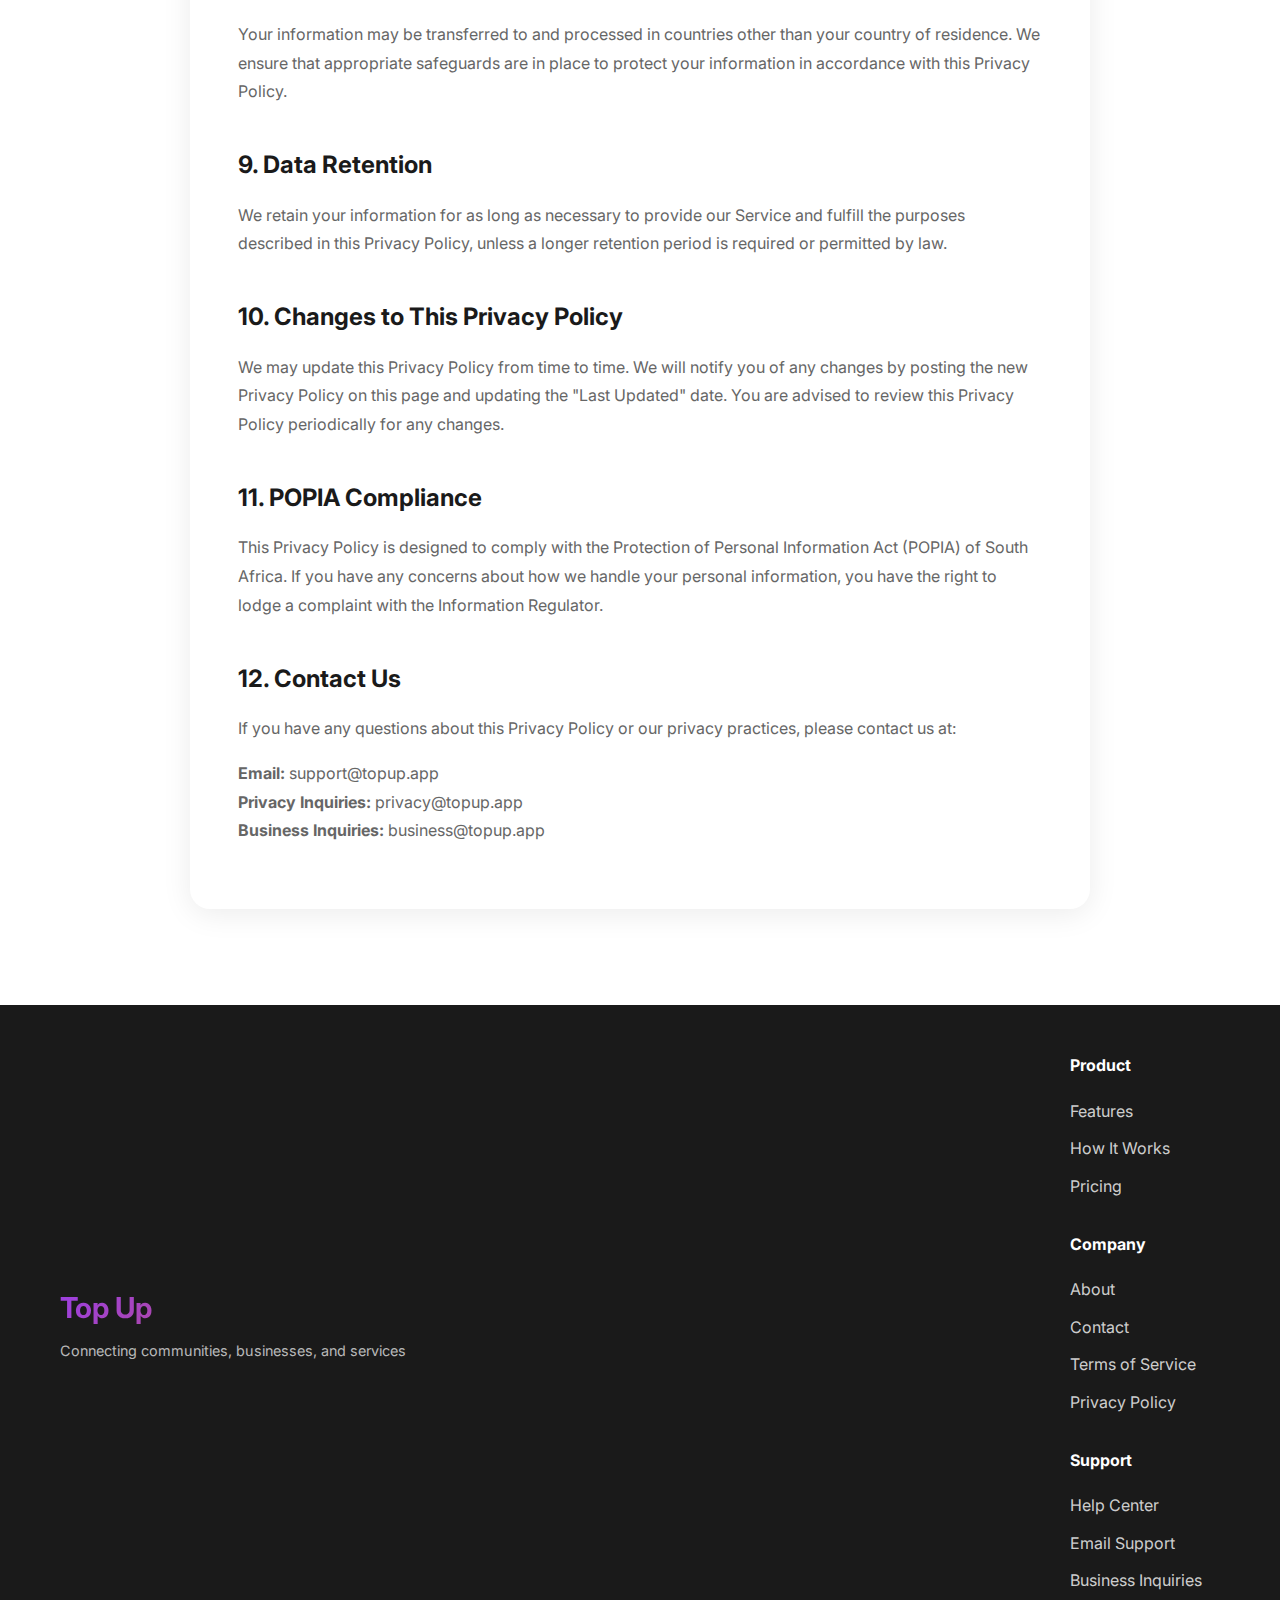
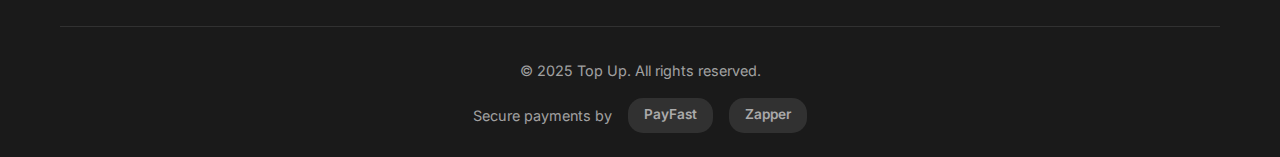
<file: privacy.html>
<!DOCTYPE html>
<html lang="en">
<head>
    <meta charset="UTF-8">
    <meta name="viewport" content="width=device-width, initial-scale=1.0">
    <meta name="description" content="Privacy Policy - Top Up Platform">
    <title>Privacy Policy - Top Up</title>
    <link rel="stylesheet" href="styles.css">
    <link rel="preconnect" href="https://fonts.googleapis.com">
    <link rel="preconnect" href="https://fonts.gstatic.com" crossorigin>
    <link href="https://fonts.googleapis.com/css2?family=Inter:wght@300;400;500;600;700;800&display=swap" rel="stylesheet">
    <style>
        .terms-container {
            padding: 120px 0 6rem;
            max-width: 900px;
            margin: 0 auto;
        }
        .terms-content {
            background: var(--bg-white);
            padding: 3rem;
            border-radius: 20px;
            box-shadow: 0 5px 30px rgba(0, 0, 0, 0.08);
        }
        .terms-content h1 {
            font-size: 2.5rem;
            margin-bottom: 1rem;
            background: var(--gradient);
            -webkit-background-clip: text;
            -webkit-text-fill-color: transparent;
            background-clip: text;
        }
        .terms-content .last-updated {
            color: var(--text-secondary);
            margin-bottom: 2rem;
            font-size: 0.9rem;
        }
        .terms-content h2 {
            font-size: 1.5rem;
            margin-top: 2.5rem;
            margin-bottom: 1rem;
            color: var(--text-primary);
        }
        .terms-content h3 {
            font-size: 1.2rem;
            margin-top: 1.5rem;
            margin-bottom: 0.75rem;
            color: var(--text-primary);
        }
        .terms-content p {
            color: var(--text-secondary);
            line-height: 1.8;
            margin-bottom: 1rem;
        }
        .terms-content ul {
            color: var(--text-secondary);
            line-height: 1.8;
            margin-left: 1.5rem;
            margin-bottom: 1rem;
        }
        .back-link {
            display: inline-block;
            margin-bottom: 2rem;
            color: var(--primary-color);
            text-decoration: none;
            font-weight: 500;
        }
        .back-link:hover {
            text-decoration: underline;
        }
    </style>
</head>
<body>
    <!-- Navigation -->
    <nav class="navbar">
        <div class="container">
            <div class="nav-content">
                <div class="logo">
                    <a href="index.html" style="text-decoration: none;"><h1>Top Up</h1></a>
                </div>
                <div class="nav-links">
                    <a href="index.html#features">Features</a>
                    <a href="index.html#how-it-works">How It Works</a>
                    <a href="index.html#pricing">Pricing</a>
                    <a href="index.html#about">About</a>
                    <a href="index.html#contact">Contact</a>
                </div>
            </div>
        </div>
    </nav>

    <div class="container terms-container">
        <a href="index.html" class="back-link">← Back to Home</a>
        <div class="terms-content">
            <h1>Privacy Policy</h1>
            <p class="last-updated">Last Updated: January 2025</p>

            <p>At Top Up, we are committed to protecting your privacy. This Privacy Policy explains how we collect, use, disclose, and safeguard your information when you use our mobile application and services.</p>

            <h2>1. Information We Collect</h2>
            
            <h3>1.1 Information You Provide</h3>
            <p>We collect information that you provide directly to us, including:</p>
            <ul>
                <li>Account information (name, email address, phone number)</li>
                <li>Profile information and preferences</li>
                <li>Payment information (processed securely through PayFast and other payment processors)</li>
                <li>Communications with us and other users</li>
                <li>Content you post, share, or upload</li>
            </ul>

            <h3>1.2 Automatically Collected Information</h3>
            <p>We automatically collect certain information when you use our Service:</p>
            <ul>
                <li>Device information (device type, operating system, unique device identifiers)</li>
                <li>Location information (with your consent)</li>
                <li>Usage data (features accessed, time spent, interactions)</li>
                <li>Log information (IP address, access times, browser type)</li>
            </ul>

            <h2>2. How We Use Your Information</h2>
            <p>We use the information we collect to:</p>
            <ul>
                <li>Provide, maintain, and improve our Service</li>
                <li>Process transactions and send related information</li>
                <li>Send technical notices, updates, and support messages</li>
                <li>Respond to your comments and questions</li>
                <li>Personalize your experience</li>
                <li>Monitor and analyze usage patterns and trends</li>
                <li>Detect, prevent, and address technical issues</li>
                <li>Ensure the security and integrity of our Service</li>
            </ul>

            <h2>3. Payment Information</h2>
            <p>Payment transactions are processed by third-party payment processors including PayFast and Zapper. We do not store your complete payment card details on our servers. Payment information is encrypted and transmitted securely to our payment processors in accordance with PCI DSS standards.</p>

            <h2>4. Information Sharing and Disclosure</h2>
            
            <h3>4.1 Service Providers</h3>
            <p>We may share your information with third-party service providers who perform services on our behalf, including:</p>
            <ul>
                <li>Payment processing (PayFast, Zapper)</li>
                <li>Cloud storage and hosting services</li>
                <li>Analytics and data analysis</li>
                <li>Customer support services</li>
            </ul>

            <h3>4.2 Legal Requirements</h3>
            <p>We may disclose your information if required to do so by law or in response to valid requests by public authorities.</p>

            <h3>4.3 Business Transfers</h3>
            <p>If Top Up is involved in a merger, acquisition, or asset sale, your information may be transferred as part of that transaction.</p>

            <h2>5. Data Security</h2>
            <p>We implement appropriate technical and organizational security measures to protect your information against unauthorized access, alteration, disclosure, or destruction. These measures include:</p>
            <ul>
                <li>256-bit SSL encryption for data transmission</li>
                <li>PCI DSS compliance for payment processing</li>
                <li>Regular security assessments and updates</li>
                <li>Secure data storage and access controls</li>
            </ul>

            <h2>6. Your Rights and Choices</h2>
            
            <h3>6.1 Access and Update</h3>
            <p>You can access and update your account information at any time through the app settings.</p>

            <h3>6.2 Location Information</h3>
            <p>You can enable or disable location services through your device settings. Location information is only collected when you grant permission.</p>

            <h3>6.3 Communications</h3>
            <p>You can opt out of receiving promotional communications from us by following the unsubscribe instructions in those messages.</p>

            <h3>6.4 Data Deletion</h3>
            <p>You can request deletion of your account and associated data by contacting us at support@topup.app. We will honor your request in accordance with applicable law.</p>

            <h2>7. Children's Privacy</h2>
            <p>Top Up is not intended for users under the age of 18. We do not knowingly collect personal information from children under 18. If you become aware that a child has provided us with personal information, please contact us immediately.</p>

            <h2>8. International Data Transfers</h2>
            <p>Your information may be transferred to and processed in countries other than your country of residence. We ensure that appropriate safeguards are in place to protect your information in accordance with this Privacy Policy.</p>

            <h2>9. Data Retention</h2>
            <p>We retain your information for as long as necessary to provide our Service and fulfill the purposes described in this Privacy Policy, unless a longer retention period is required or permitted by law.</p>

            <h2>10. Changes to This Privacy Policy</h2>
            <p>We may update this Privacy Policy from time to time. We will notify you of any changes by posting the new Privacy Policy on this page and updating the "Last Updated" date. You are advised to review this Privacy Policy periodically for any changes.</p>

            <h2>11. POPIA Compliance</h2>
            <p>This Privacy Policy is designed to comply with the Protection of Personal Information Act (POPIA) of South Africa. If you have any concerns about how we handle your personal information, you have the right to lodge a complaint with the Information Regulator.</p>

            <h2>12. Contact Us</h2>
            <p>If you have any questions about this Privacy Policy or our privacy practices, please contact us at:</p>
            <p><strong>Email:</strong> support@topup.app<br>
            <strong>Privacy Inquiries:</strong> privacy@topup.app<br>
            <strong>Business Inquiries:</strong> business@topup.app</p>
        </div>
    </div>

    <!-- Footer -->
    <footer class="footer">
        <div class="container">
            <div class="footer-content">
                <div class="footer-logo">
                    <h2>Top Up</h2>
                    <p>Connecting communities, businesses, and services</p>
                </div>
                <div class="footer-links">
                    <div class="footer-column">
                        <h4>Product</h4>
                        <a href="index.html#features">Features</a>
                        <a href="index.html#how-it-works">How It Works</a>
                        <a href="index.html#pricing">Pricing</a>
                    </div>
                    <div class="footer-column">
                        <h4>Company</h4>
                        <a href="index.html#about">About</a>
                        <a href="index.html#contact">Contact</a>
                        <a href="terms.html">Terms of Service</a>
                        <a href="privacy.html">Privacy Policy</a>
                    </div>
                    <div class="footer-column">
                        <h4>Support</h4>
                        <a href="index.html#contact">Help Center</a>
                        <a href="mailto:support@topup.app">Email Support</a>
                        <a href="mailto:business@topup.app">Business Inquiries</a>
                    </div>
                </div>
            </div>
            <div class="footer-bottom">
                <p>&copy; 2025 Top Up. All rights reserved.</p>
                <div class="footer-payment-logos">
                    <span>Secure payments by</span>
                    <span class="payment-badge">PayFast</span>
                    <span class="payment-badge">Zapper</span>
                </div>
            </div>
        </div>
    </footer>

    <script src="script.js"></script>
</body>
</html>
</file>
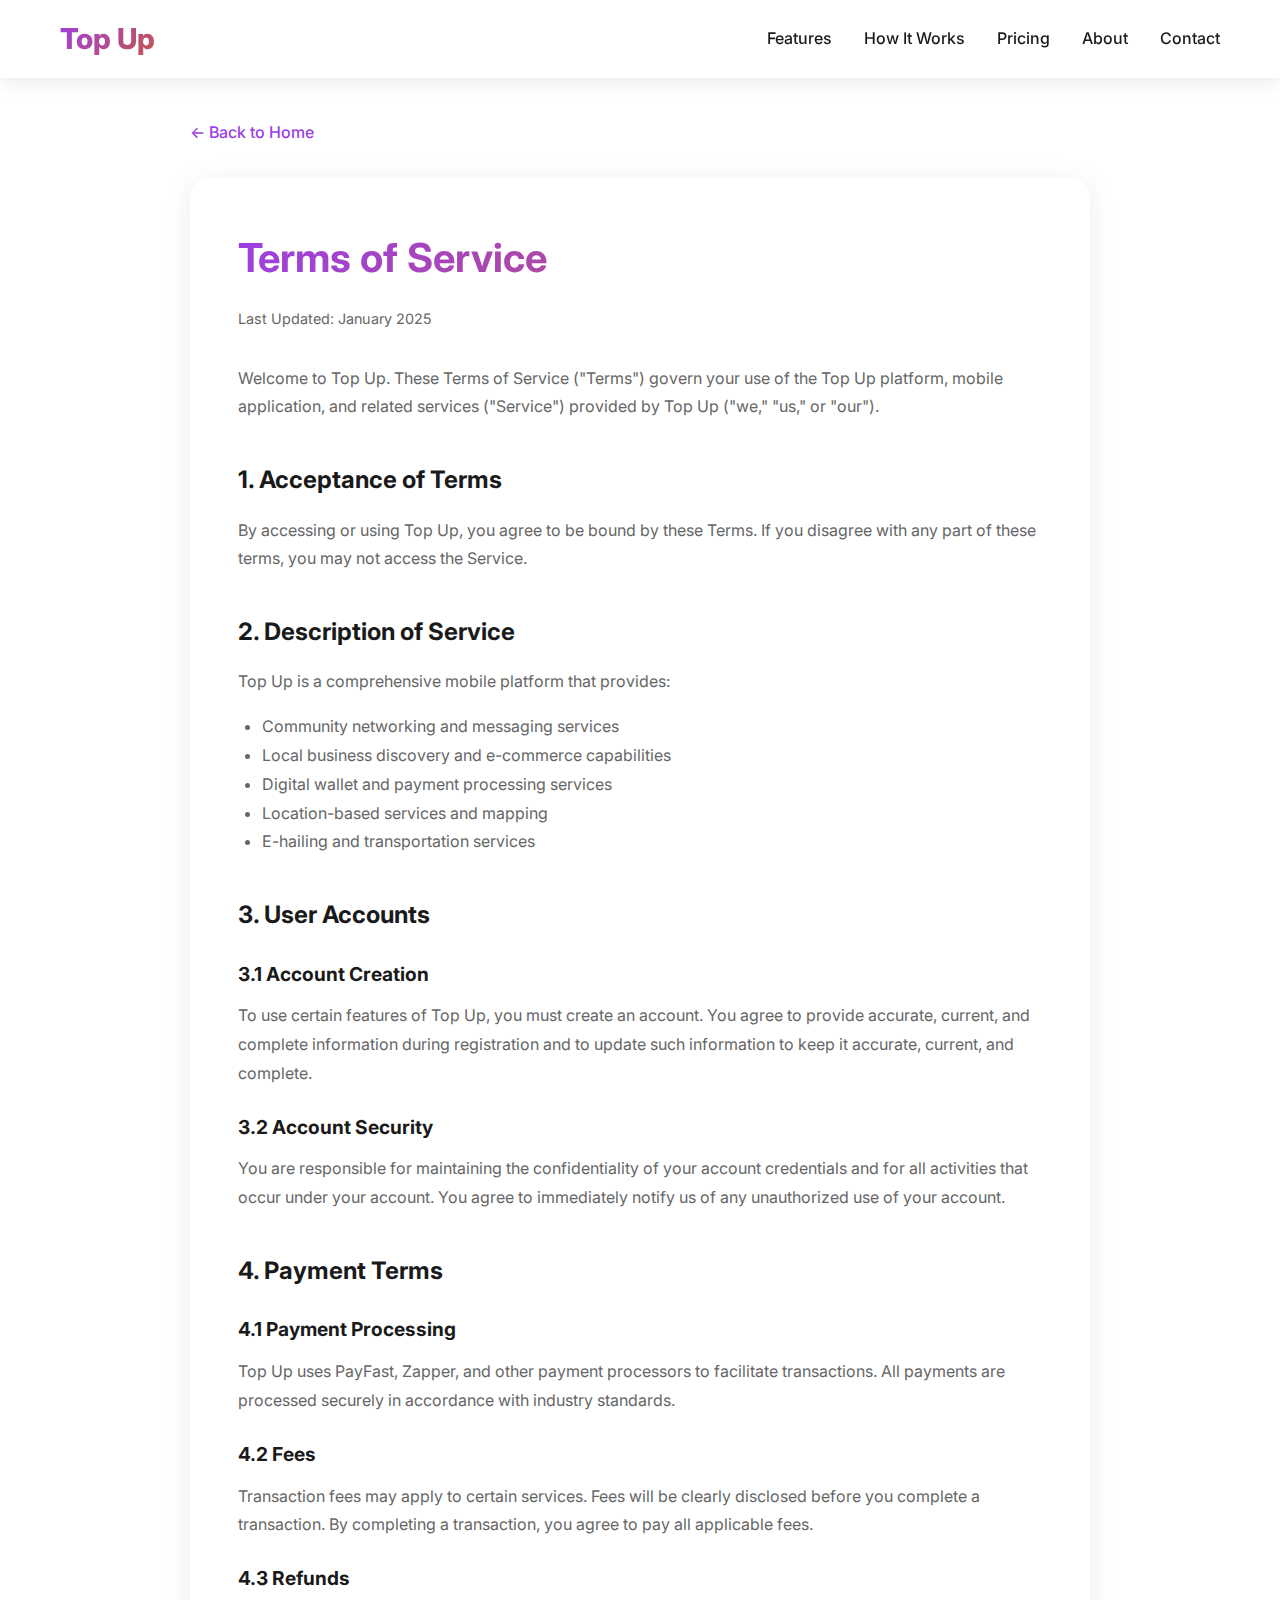
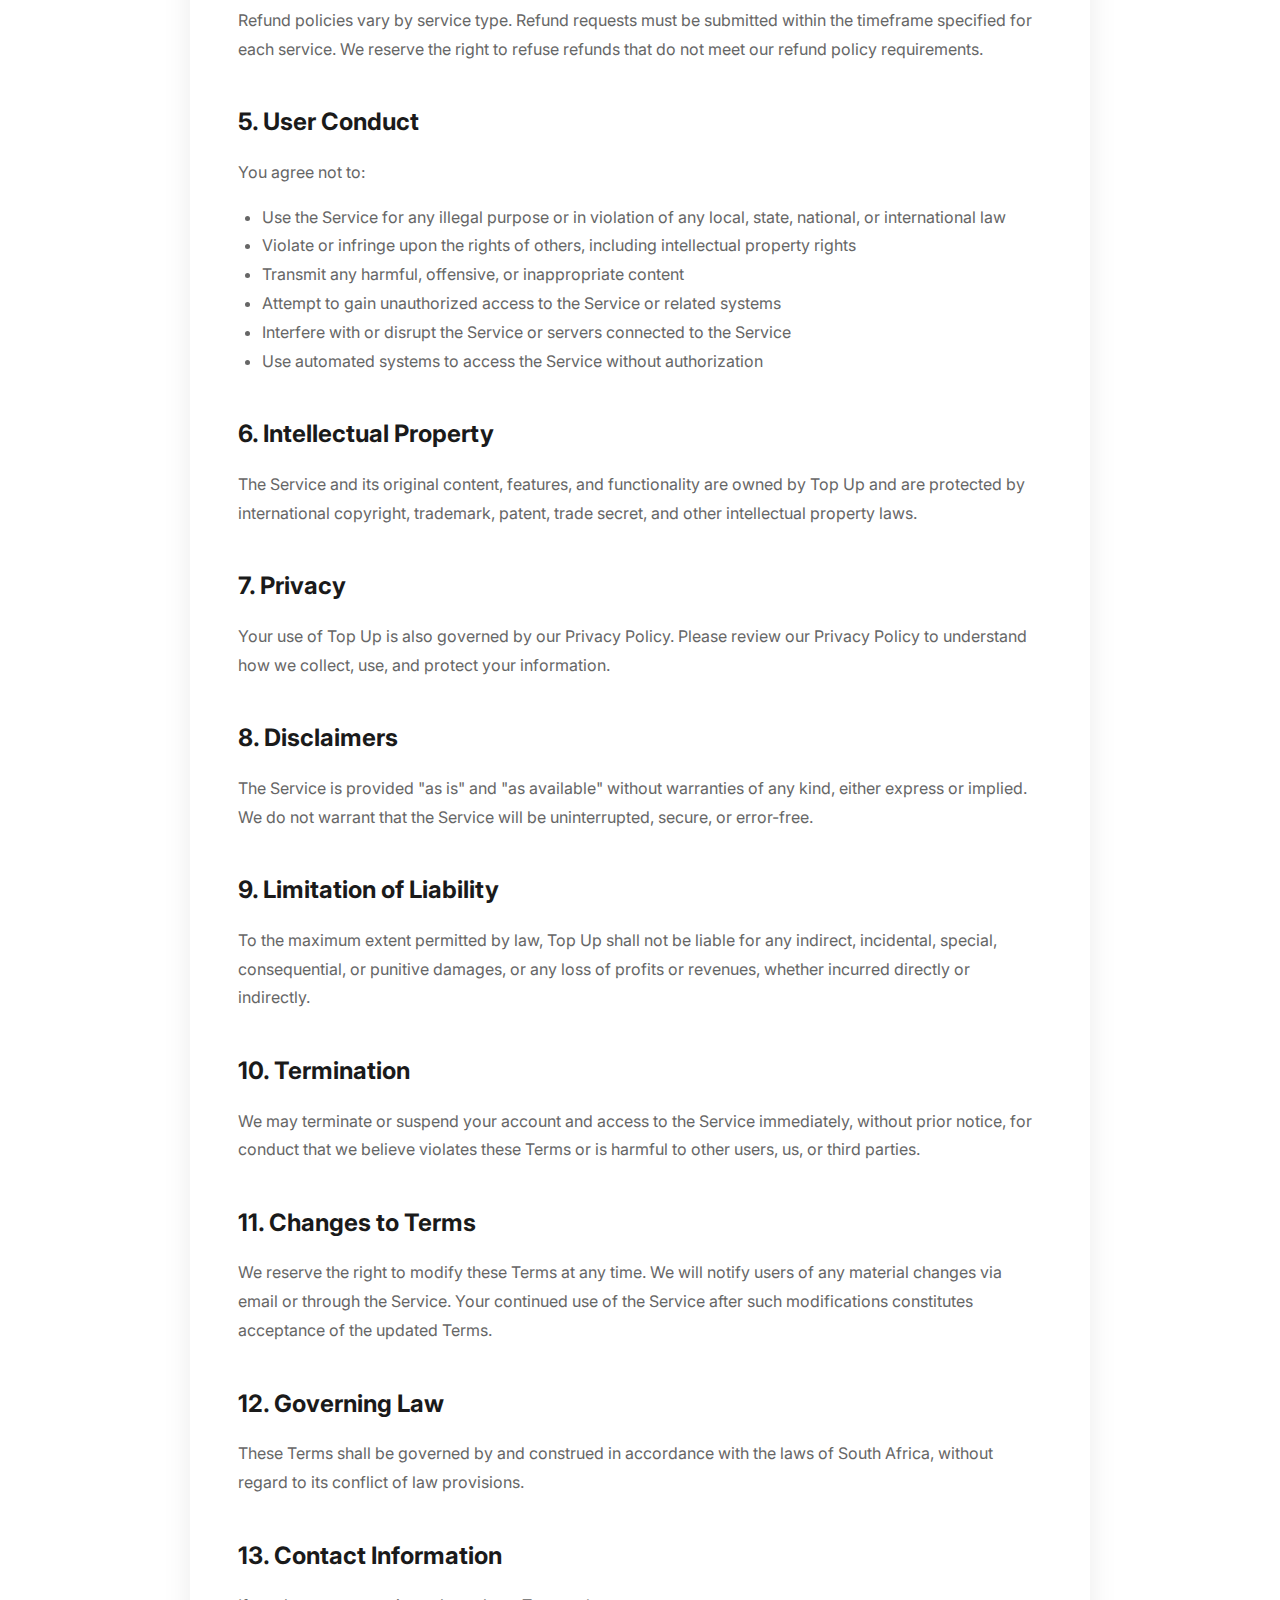
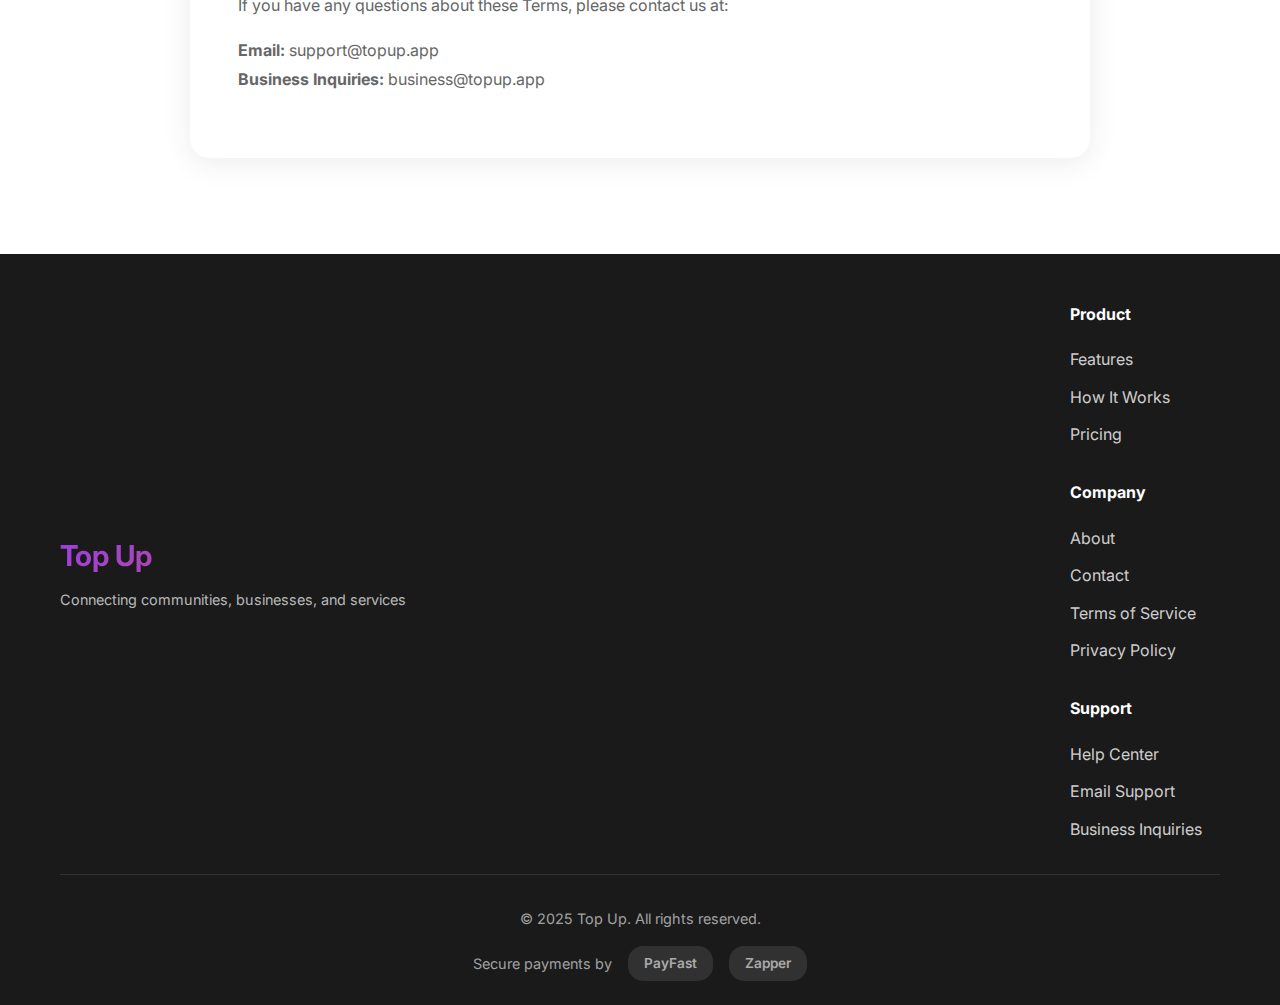
<file: terms.html>
<!DOCTYPE html>
<html lang="en">
<head>
    <meta charset="UTF-8">
    <meta name="viewport" content="width=device-width, initial-scale=1.0">
    <meta name="description" content="Terms of Service - Top Up Platform">
    <title>Terms of Service - Top Up</title>
    <link rel="stylesheet" href="styles.css">
    <link rel="preconnect" href="https://fonts.googleapis.com">
    <link rel="preconnect" href="https://fonts.gstatic.com" crossorigin>
    <link href="https://fonts.googleapis.com/css2?family=Inter:wght@300;400;500;600;700;800&display=swap" rel="stylesheet">
    <style>
        .terms-container {
            padding: 120px 0 6rem;
            max-width: 900px;
            margin: 0 auto;
        }
        .terms-content {
            background: var(--bg-white);
            padding: 3rem;
            border-radius: 20px;
            box-shadow: 0 5px 30px rgba(0, 0, 0, 0.08);
        }
        .terms-content h1 {
            font-size: 2.5rem;
            margin-bottom: 1rem;
            background: var(--gradient);
            -webkit-background-clip: text;
            -webkit-text-fill-color: transparent;
            background-clip: text;
        }
        .terms-content .last-updated {
            color: var(--text-secondary);
            margin-bottom: 2rem;
            font-size: 0.9rem;
        }
        .terms-content h2 {
            font-size: 1.5rem;
            margin-top: 2.5rem;
            margin-bottom: 1rem;
            color: var(--text-primary);
        }
        .terms-content h3 {
            font-size: 1.2rem;
            margin-top: 1.5rem;
            margin-bottom: 0.75rem;
            color: var(--text-primary);
        }
        .terms-content p {
            color: var(--text-secondary);
            line-height: 1.8;
            margin-bottom: 1rem;
        }
        .terms-content ul {
            color: var(--text-secondary);
            line-height: 1.8;
            margin-left: 1.5rem;
            margin-bottom: 1rem;
        }
        .back-link {
            display: inline-block;
            margin-bottom: 2rem;
            color: var(--primary-color);
            text-decoration: none;
            font-weight: 500;
        }
        .back-link:hover {
            text-decoration: underline;
        }
    </style>
</head>
<body>
    <!-- Navigation -->
    <nav class="navbar">
        <div class="container">
            <div class="nav-content">
                <div class="logo">
                    <a href="index.html" style="text-decoration: none;"><h1>Top Up</h1></a>
                </div>
                <div class="nav-links">
                    <a href="index.html#features">Features</a>
                    <a href="index.html#how-it-works">How It Works</a>
                    <a href="index.html#pricing">Pricing</a>
                    <a href="index.html#about">About</a>
                    <a href="index.html#contact">Contact</a>
                </div>
            </div>
        </div>
    </nav>

    <div class="container terms-container">
        <a href="index.html" class="back-link">← Back to Home</a>
        <div class="terms-content">
            <h1>Terms of Service</h1>
            <p class="last-updated">Last Updated: January 2025</p>

            <p>Welcome to Top Up. These Terms of Service ("Terms") govern your use of the Top Up platform, mobile application, and related services ("Service") provided by Top Up ("we," "us," or "our").</p>

            <h2>1. Acceptance of Terms</h2>
            <p>By accessing or using Top Up, you agree to be bound by these Terms. If you disagree with any part of these terms, you may not access the Service.</p>

            <h2>2. Description of Service</h2>
            <p>Top Up is a comprehensive mobile platform that provides:</p>
            <ul>
                <li>Community networking and messaging services</li>
                <li>Local business discovery and e-commerce capabilities</li>
                <li>Digital wallet and payment processing services</li>
                <li>Location-based services and mapping</li>
                <li>E-hailing and transportation services</li>
            </ul>

            <h2>3. User Accounts</h2>
            <h3>3.1 Account Creation</h3>
            <p>To use certain features of Top Up, you must create an account. You agree to provide accurate, current, and complete information during registration and to update such information to keep it accurate, current, and complete.</p>

            <h3>3.2 Account Security</h3>
            <p>You are responsible for maintaining the confidentiality of your account credentials and for all activities that occur under your account. You agree to immediately notify us of any unauthorized use of your account.</p>

            <h2>4. Payment Terms</h2>
            <h3>4.1 Payment Processing</h3>
            <p>Top Up uses PayFast, Zapper, and other payment processors to facilitate transactions. All payments are processed securely in accordance with industry standards.</p>

            <h3>4.2 Fees</h3>
            <p>Transaction fees may apply to certain services. Fees will be clearly disclosed before you complete a transaction. By completing a transaction, you agree to pay all applicable fees.</p>

            <h3>4.3 Refunds</h3>
            <p>Refund policies vary by service type. Refund requests must be submitted within the timeframe specified for each service. We reserve the right to refuse refunds that do not meet our refund policy requirements.</p>

            <h2>5. User Conduct</h2>
            <p>You agree not to:</p>
            <ul>
                <li>Use the Service for any illegal purpose or in violation of any local, state, national, or international law</li>
                <li>Violate or infringe upon the rights of others, including intellectual property rights</li>
                <li>Transmit any harmful, offensive, or inappropriate content</li>
                <li>Attempt to gain unauthorized access to the Service or related systems</li>
                <li>Interfere with or disrupt the Service or servers connected to the Service</li>
                <li>Use automated systems to access the Service without authorization</li>
            </ul>

            <h2>6. Intellectual Property</h2>
            <p>The Service and its original content, features, and functionality are owned by Top Up and are protected by international copyright, trademark, patent, trade secret, and other intellectual property laws.</p>

            <h2>7. Privacy</h2>
            <p>Your use of Top Up is also governed by our Privacy Policy. Please review our Privacy Policy to understand how we collect, use, and protect your information.</p>

            <h2>8. Disclaimers</h2>
            <p>The Service is provided "as is" and "as available" without warranties of any kind, either express or implied. We do not warrant that the Service will be uninterrupted, secure, or error-free.</p>

            <h2>9. Limitation of Liability</h2>
            <p>To the maximum extent permitted by law, Top Up shall not be liable for any indirect, incidental, special, consequential, or punitive damages, or any loss of profits or revenues, whether incurred directly or indirectly.</p>

            <h2>10. Termination</h2>
            <p>We may terminate or suspend your account and access to the Service immediately, without prior notice, for conduct that we believe violates these Terms or is harmful to other users, us, or third parties.</p>

            <h2>11. Changes to Terms</h2>
            <p>We reserve the right to modify these Terms at any time. We will notify users of any material changes via email or through the Service. Your continued use of the Service after such modifications constitutes acceptance of the updated Terms.</p>

            <h2>12. Governing Law</h2>
            <p>These Terms shall be governed by and construed in accordance with the laws of South Africa, without regard to its conflict of law provisions.</p>

            <h2>13. Contact Information</h2>
            <p>If you have any questions about these Terms, please contact us at:</p>
            <p><strong>Email:</strong> support@topup.app<br>
            <strong>Business Inquiries:</strong> business@topup.app</p>
        </div>
    </div>

    <!-- Footer -->
    <footer class="footer">
        <div class="container">
            <div class="footer-content">
                <div class="footer-logo">
                    <h2>Top Up</h2>
                    <p>Connecting communities, businesses, and services</p>
                </div>
                <div class="footer-links">
                    <div class="footer-column">
                        <h4>Product</h4>
                        <a href="index.html#features">Features</a>
                        <a href="index.html#how-it-works">How It Works</a>
                        <a href="index.html#pricing">Pricing</a>
                    </div>
                    <div class="footer-column">
                        <h4>Company</h4>
                        <a href="index.html#about">About</a>
                        <a href="index.html#contact">Contact</a>
                        <a href="terms.html">Terms of Service</a>
                        <a href="privacy.html">Privacy Policy</a>
                    </div>
                    <div class="footer-column">
                        <h4>Support</h4>
                        <a href="index.html#contact">Help Center</a>
                        <a href="mailto:support@topup.app">Email Support</a>
                        <a href="mailto:business@topup.app">Business Inquiries</a>
                    </div>
                </div>
            </div>
            <div class="footer-bottom">
                <p>&copy; 2025 Top Up. All rights reserved.</p>
                <div class="footer-payment-logos">
                    <span>Secure payments by</span>
                    <span class="payment-badge">PayFast</span>
                    <span class="payment-badge">Zapper</span>
                </div>
            </div>
        </div>
    </footer>

    <script src="script.js"></script>
</body>
</html>
</file>
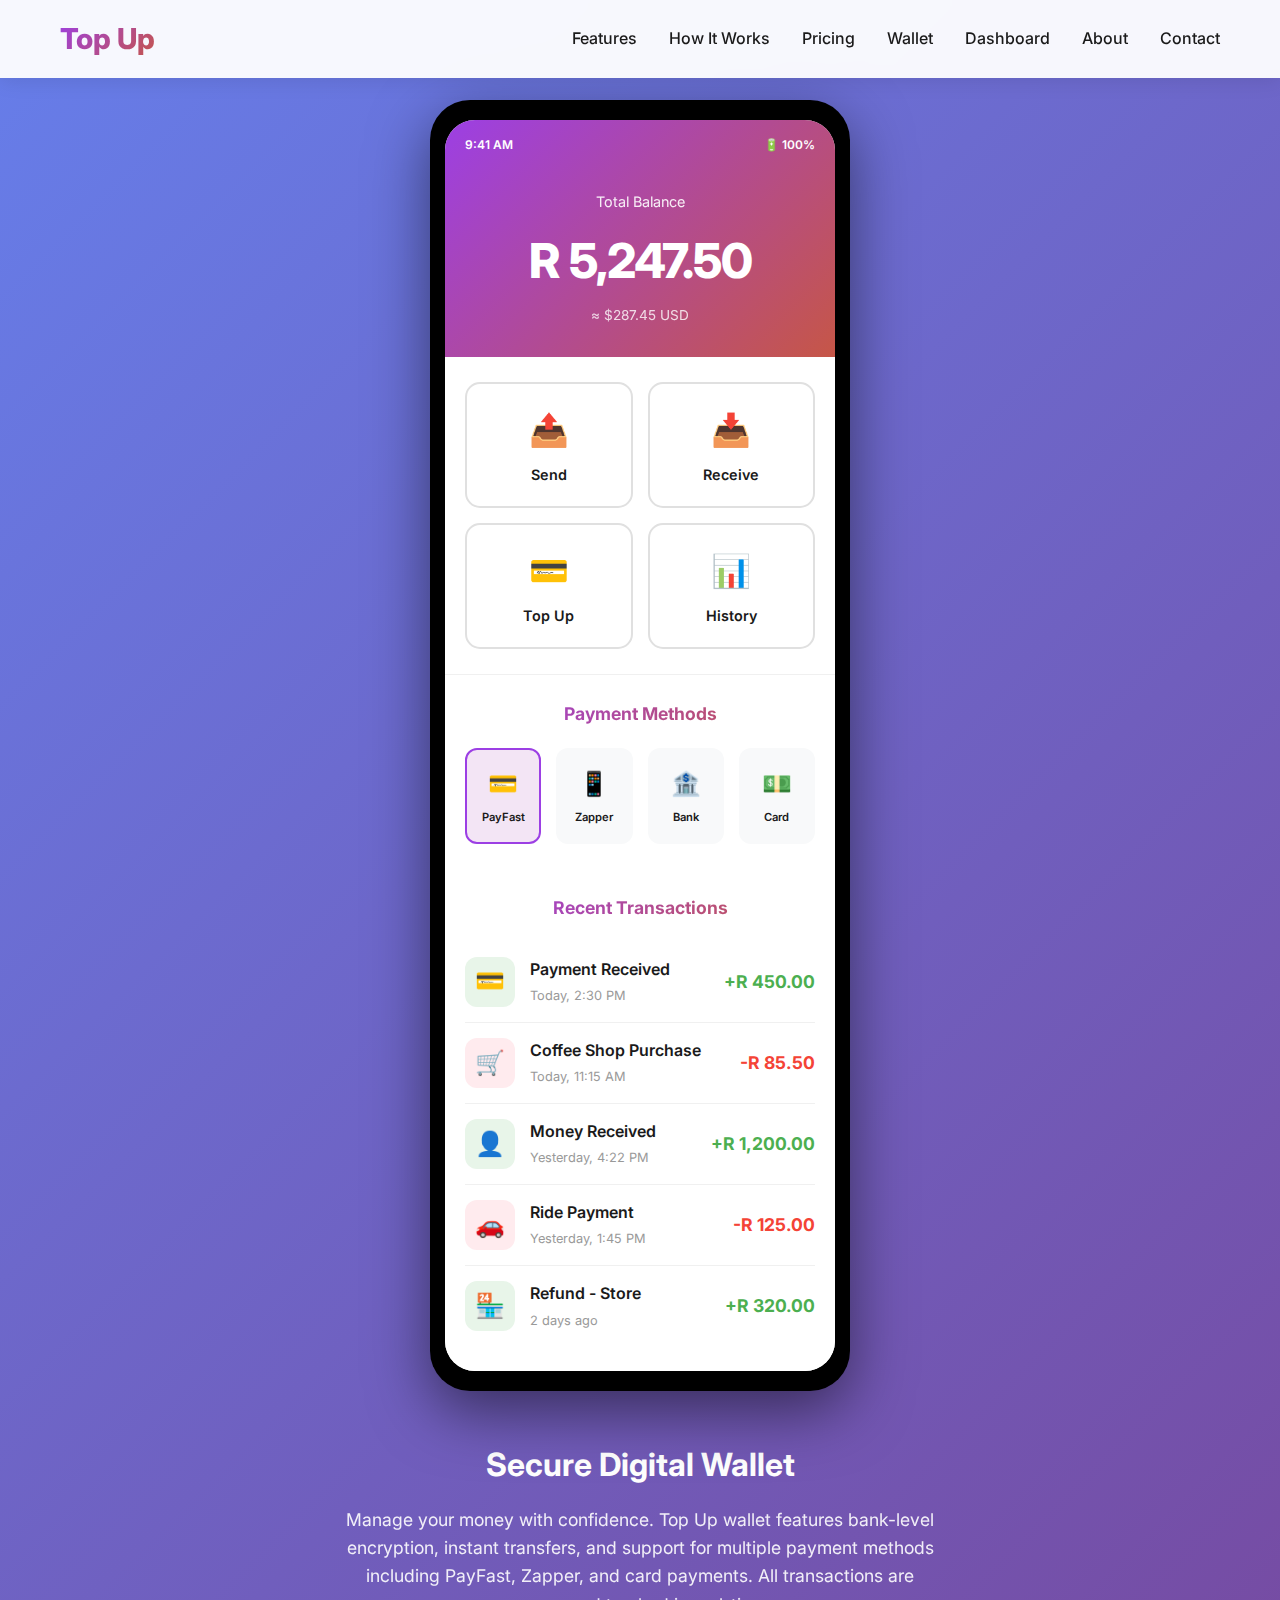
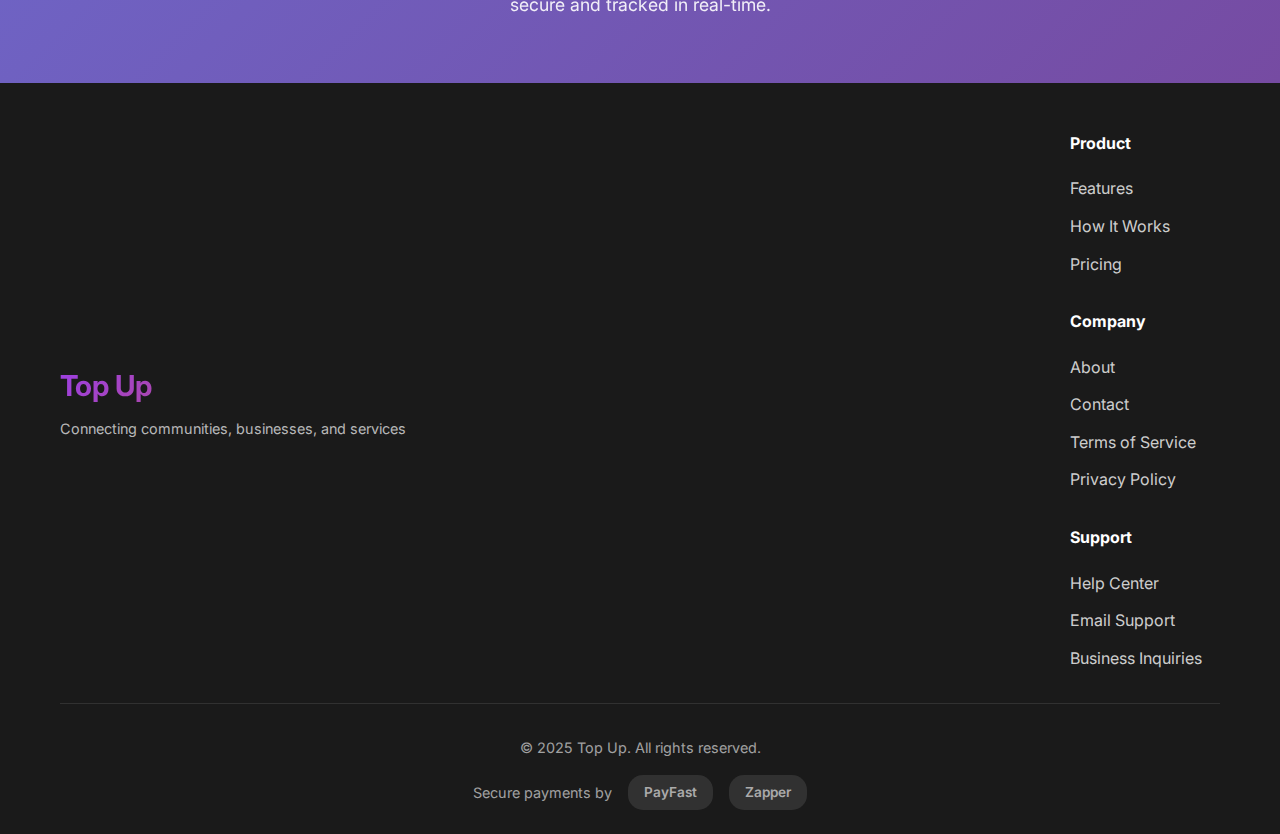
<file: wallet.html>
<!DOCTYPE html>
<html lang="en">
<head>
    <meta charset="UTF-8">
    <meta name="viewport" content="width=device-width, initial-scale=1.0">
    <meta name="description" content="Top Up Digital Wallet - Secure Payment Platform">
    <title>Digital Wallet - Top Up</title>
    <link rel="stylesheet" href="styles.css">
    <link rel="preconnect" href="https://fonts.googleapis.com">
    <link rel="preconnect" href="https://fonts.gstatic.com" crossorigin>
    <link href="https://fonts.googleapis.com/css2?family=Inter:wght@300;400;500;600;700;800&display=swap" rel="stylesheet">
    <style>
        .wallet-page {
            padding: 100px 0 4rem;
            min-height: 100vh;
            background: linear-gradient(135deg, #667eea 0%, #764ba2 100%);
        }
        .wallet-mockup-container {
            max-width: 420px;
            margin: 0 auto;
            background: #000;
            border-radius: 40px;
            padding: 20px 15px;
            box-shadow: 0 20px 60px rgba(0, 0, 0, 0.5);
            position: relative;
        }
        .phone-screen {
            background: #f5f5f5;
            border-radius: 30px;
            overflow: hidden;
            min-height: 800px;
            position: relative;
        }
        .phone-header {
            background: linear-gradient(135deg, #9C3FE4 0%, #C65647 100%);
            padding: 50px 20px 30px;
            color: white;
            text-align: center;
            position: relative;
        }
        .status-bar {
            position: absolute;
            top: 15px;
            left: 20px;
            right: 20px;
            display: flex;
            justify-content: space-between;
            font-size: 0.75rem;
            font-weight: 600;
        }
        .balance-display {
            margin-top: 20px;
        }
        .balance-label {
            font-size: 0.9rem;
            opacity: 0.9;
            margin-bottom: 10px;
        }
        .balance-amount {
            font-size: 3rem;
            font-weight: 800;
            letter-spacing: -1px;
        }
        .balance-subtitle {
            font-size: 0.85rem;
            opacity: 0.8;
            margin-top: 5px;
        }
        .action-buttons {
            display: grid;
            grid-template-columns: 1fr 1fr;
            gap: 15px;
            padding: 25px 20px;
            background: white;
        }
        .action-btn {
            background: white;
            border: 2px solid #e0e0e0;
            border-radius: 15px;
            padding: 20px;
            text-align: center;
            cursor: pointer;
            transition: all 0.3s;
            text-decoration: none;
            color: #1a1a1a;
        }
        .action-btn:hover {
            border-color: #9C3FE4;
            transform: translateY(-2px);
            box-shadow: 0 5px 15px rgba(156, 63, 228, 0.2);
        }
        .action-icon {
            font-size: 2rem;
            margin-bottom: 8px;
        }
        .action-label {
            font-weight: 600;
            font-size: 0.9rem;
        }
        .transactions-section {
            background: white;
            padding: 25px 20px;
        }
        .section-title {
            font-size: 1.1rem;
            font-weight: 700;
            margin-bottom: 20px;
            color: #1a1a1a;
        }
        .transaction-item {
            display: flex;
            align-items: center;
            padding: 15px 0;
            border-bottom: 1px solid #f0f0f0;
        }
        .transaction-item:last-child {
            border-bottom: none;
        }
        .transaction-icon {
            width: 50px;
            height: 50px;
            border-radius: 12px;
            display: flex;
            align-items: center;
            justify-content: center;
            font-size: 1.5rem;
            margin-right: 15px;
        }
        .transaction-icon.incoming {
            background: #e8f5e9;
        }
        .transaction-icon.outgoing {
            background: #ffebee;
        }
        .transaction-details {
            flex: 1;
        }
        .transaction-name {
            font-weight: 600;
            font-size: 1rem;
            color: #1a1a1a;
            margin-bottom: 4px;
        }
        .transaction-date {
            font-size: 0.8rem;
            color: #999;
        }
        .transaction-amount {
            font-weight: 700;
            font-size: 1.1rem;
        }
        .transaction-amount.positive {
            color: #4caf50;
        }
        .transaction-amount.negative {
            color: #f44336;
        }
        .payment-methods {
            background: white;
            padding: 25px 20px;
            border-top: 1px solid #f0f0f0;
        }
        .methods-grid {
            display: grid;
            grid-template-columns: repeat(4, 1fr);
            gap: 15px;
            margin-top: 15px;
        }
        .method-card {
            background: #f8f9fa;
            border-radius: 12px;
            padding: 15px 10px;
            text-align: center;
            cursor: pointer;
            transition: all 0.3s;
            border: 2px solid transparent;
        }
        .method-card:hover, .method-card.active {
            border-color: #9C3FE4;
            background: #f3e5f5;
        }
        .method-icon {
            font-size: 1.5rem;
            margin-bottom: 5px;
        }
        .method-name {
            font-size: 0.7rem;
            font-weight: 600;
            color: #1a1a1a;
        }
        .wallet-info {
            text-align: center;
            margin-top: 3rem;
            color: white;
        }
        .wallet-info h2 {
            font-size: 2rem;
            margin-bottom: 1rem;
        }
        .wallet-info p {
            font-size: 1.1rem;
            opacity: 0.9;
            max-width: 600px;
            margin: 0 auto;
        }
    </style>
</head>
<body>
    <!-- Navigation -->
    <nav class="navbar">
        <div class="container">
            <div class="nav-content">
                <div class="logo">
                    <a href="index.html" style="text-decoration: none;"><h1>Top Up</h1></a>
                </div>
                <div class="nav-links">
                    <a href="index.html#features">Features</a>
                    <a href="index.html#how-it-works">How It Works</a>
                    <a href="index.html#pricing">Pricing</a>
                    <a href="wallet.html">Wallet</a>
                    <a href="dashboard.html">Dashboard</a>
                    <a href="index.html#about">About</a>
                    <a href="index.html#contact">Contact</a>
                </div>
            </div>
        </div>
    </nav>

    <section class="wallet-page">
        <div class="container">
            <div class="wallet-mockup-container">
                <div class="phone-screen">
                    <!-- Phone Header with Balance -->
                    <div class="phone-header">
                        <div class="status-bar">
                            <span>9:41 AM</span>
                            <span>🔋 100%</span>
                        </div>
                        <div class="balance-display">
                            <div class="balance-label">Total Balance</div>
                            <div class="balance-amount">R 5,247.50</div>
                            <div class="balance-subtitle">≈ $287.45 USD</div>
                        </div>
                    </div>

                    <!-- Action Buttons -->
                    <div class="action-buttons">
                        <a href="#" class="action-btn">
                            <div class="action-icon">📤</div>
                            <div class="action-label">Send</div>
                        </a>
                        <a href="#" class="action-btn">
                            <div class="action-icon">📥</div>
                            <div class="action-label">Receive</div>
                        </a>
                        <a href="#" class="action-btn">
                            <div class="action-icon">💳</div>
                            <div class="action-label">Top Up</div>
                        </a>
                        <a href="#" class="action-btn">
                            <div class="action-icon">📊</div>
                            <div class="action-label">History</div>
                        </a>
                    </div>

                    <!-- Payment Methods -->
                    <div class="payment-methods">
                        <div class="section-title">Payment Methods</div>
                        <div class="methods-grid">
                            <div class="method-card active">
                                <div class="method-icon">💳</div>
                                <div class="method-name">PayFast</div>
                            </div>
                            <div class="method-card">
                                <div class="method-icon">📱</div>
                                <div class="method-name">Zapper</div>
                            </div>
                            <div class="method-card">
                                <div class="method-icon">🏦</div>
                                <div class="method-name">Bank</div>
                            </div>
                            <div class="method-card">
                                <div class="method-icon">💵</div>
                                <div class="method-name">Card</div>
                            </div>
                        </div>
                    </div>

                    <!-- Recent Transactions -->
                    <div class="transactions-section">
                        <div class="section-title">Recent Transactions</div>
                        
                        <div class="transaction-item">
                            <div class="transaction-icon incoming">💳</div>
                            <div class="transaction-details">
                                <div class="transaction-name">Payment Received</div>
                                <div class="transaction-date">Today, 2:30 PM</div>
                            </div>
                            <div class="transaction-amount positive">+R 450.00</div>
                        </div>

                        <div class="transaction-item">
                            <div class="transaction-icon outgoing">🛒</div>
                            <div class="transaction-details">
                                <div class="transaction-name">Coffee Shop Purchase</div>
                                <div class="transaction-date">Today, 11:15 AM</div>
                            </div>
                            <div class="transaction-amount negative">-R 85.50</div>
                        </div>

                        <div class="transaction-item">
                            <div class="transaction-icon incoming">👤</div>
                            <div class="transaction-details">
                                <div class="transaction-name">Money Received</div>
                                <div class="transaction-date">Yesterday, 4:22 PM</div>
                            </div>
                            <div class="transaction-amount positive">+R 1,200.00</div>
                        </div>

                        <div class="transaction-item">
                            <div class="transaction-icon outgoing">🚗</div>
                            <div class="transaction-details">
                                <div class="transaction-name">Ride Payment</div>
                                <div class="transaction-date">Yesterday, 1:45 PM</div>
                            </div>
                            <div class="transaction-amount negative">-R 125.00</div>
                        </div>

                        <div class="transaction-item">
                            <div class="transaction-icon incoming">🏪</div>
                            <div class="transaction-details">
                                <div class="transaction-name">Refund - Store</div>
                                <div class="transaction-date">2 days ago</div>
                            </div>
                            <div class="transaction-amount positive">+R 320.00</div>
                        </div>
                    </div>
                </div>
            </div>

            <div class="wallet-info">
                <h2>Secure Digital Wallet</h2>
                <p>Manage your money with confidence. Top Up wallet features bank-level encryption, instant transfers, and support for multiple payment methods including PayFast, Zapper, and card payments. All transactions are secure and tracked in real-time.</p>
            </div>
        </div>
    </section>

    <!-- Footer -->
    <footer class="footer">
        <div class="container">
            <div class="footer-content">
                <div class="footer-logo">
                    <h2>Top Up</h2>
                    <p>Connecting communities, businesses, and services</p>
                </div>
                <div class="footer-links">
                    <div class="footer-column">
                        <h4>Product</h4>
                        <a href="index.html#features">Features</a>
                        <a href="index.html#how-it-works">How It Works</a>
                        <a href="index.html#pricing">Pricing</a>
                    </div>
                    <div class="footer-column">
                        <h4>Company</h4>
                        <a href="index.html#about">About</a>
                        <a href="index.html#contact">Contact</a>
                        <a href="terms.html">Terms of Service</a>
                        <a href="privacy.html">Privacy Policy</a>
                    </div>
                    <div class="footer-column">
                        <h4>Support</h4>
                        <a href="index.html#contact">Help Center</a>
                        <a href="mailto:support@topup.app">Email Support</a>
                        <a href="mailto:business@topup.app">Business Inquiries</a>
                    </div>
                </div>
            </div>
            <div class="footer-bottom">
                <p>&copy; 2025 Top Up. All rights reserved.</p>
                <div class="footer-payment-logos">
                    <span>Secure payments by</span>
                    <span class="payment-badge">PayFast</span>
                    <span class="payment-badge">Zapper</span>
                </div>
            </div>
        </div>
    </footer>

    <script src="script.js"></script>
</body>
</html>
</file>
<file: styles.css>
* {
    margin: 0;
    padding: 0;
    box-sizing: border-box;
}

:root {
    --primary-color: #9C3FE4;
    --secondary-color: #C65647;
    --text-primary: #1a1a1a;
    --text-secondary: #666666;
    --bg-light: #f8f9fa;
    --bg-white: #ffffff;
    --gradient: linear-gradient(135deg, #9C3FE4 0%, #C65647 100%);
}

body {
    font-family: 'Inter', -apple-system, BlinkMacSystemFont, 'Segoe UI', Roboto, Oxygen, Ubuntu, Cantarell, sans-serif;
    color: var(--text-primary);
    line-height: 1.6;
    overflow-x: hidden;
}

.container {
    max-width: 1200px;
    margin: 0 auto;
    padding: 0 20px;
}

/* Navigation */
.navbar {
    position: fixed;
    top: 0;
    left: 0;
    right: 0;
    background: rgba(255, 255, 255, 0.95);
    backdrop-filter: blur(10px);
    box-shadow: 0 2px 20px rgba(0, 0, 0, 0.1);
    z-index: 1000;
    padding: 1rem 0;
}

.nav-content {
    display: flex;
    justify-content: space-between;
    align-items: center;
}

.logo h1 {
    font-size: 1.8rem;
    background: var(--gradient);
    -webkit-background-clip: text;
    -webkit-text-fill-color: transparent;
    background-clip: text;
    font-weight: 800;
}

.nav-links {
    display: flex;
    gap: 2rem;
}

.nav-links a {
    text-decoration: none;
    color: var(--text-primary);
    font-weight: 500;
    transition: color 0.3s;
}

.nav-links a:hover {
    color: var(--primary-color);
}

/* Hero Section */
.hero {
    position: relative;
    min-height: 100vh;
    display: flex;
    align-items: center;
    justify-content: center;
    background: linear-gradient(135deg, #667eea 0%, #764ba2 100%);
    padding-top: 80px;
    overflow: hidden;
}

.hero-gradient {
    position: absolute;
    top: 0;
    left: 0;
    right: 0;
    bottom: 0;
    background: radial-gradient(circle at 30% 50%, rgba(156, 63, 228, 0.3) 0%, transparent 50%),
                radial-gradient(circle at 70% 80%, rgba(198, 86, 71, 0.3) 0%, transparent 50%);
    pointer-events: none;
}

.hero-content {
    position: relative;
    z-index: 1;
    text-align: center;
    color: white;
    max-width: 800px;
    padding: 2rem;
}

.hero-title {
    font-size: 3.5rem;
    font-weight: 800;
    margin-bottom: 1.5rem;
    line-height: 1.2;
}

.hero-subtitle {
    font-size: 1.3rem;
    margin-bottom: 2.5rem;
    opacity: 0.95;
    line-height: 1.6;
}

.hero-buttons {
    display: flex;
    gap: 1rem;
    justify-content: center;
    flex-wrap: wrap;
}

.btn {
    padding: 1rem 2.5rem;
    border-radius: 50px;
    text-decoration: none;
    font-weight: 600;
    font-size: 1.1rem;
    transition: all 0.3s;
    display: inline-block;
}

.btn-primary {
    background: white;
    color: var(--primary-color);
}

.btn-primary:hover {
    transform: translateY(-2px);
    box-shadow: 0 10px 30px rgba(0, 0, 0, 0.2);
}

.btn-secondary {
    background: transparent;
    color: white;
    border: 2px solid white;
}

.btn-secondary:hover {
    background: white;
    color: var(--primary-color);
}

.btn-outline {
    background: transparent;
    color: var(--primary-color);
    border: 2px solid var(--primary-color);
}

.btn-outline:hover {
    background: var(--primary-color);
    color: white;
}

.hero-payment-methods {
    margin-top: 3rem;
    text-align: center;
}

.payment-label {
    font-size: 0.9rem;
    opacity: 0.9;
    margin-bottom: 1rem;
    text-transform: uppercase;
    letter-spacing: 1px;
}

.payment-logos {
    display: flex;
    justify-content: center;
    gap: 1.5rem;
    flex-wrap: wrap;
}

.payment-logo {
    background: rgba(255, 255, 255, 0.2);
    padding: 0.5rem 1.5rem;
    border-radius: 25px;
    font-weight: 600;
    backdrop-filter: blur(10px);
    border: 1px solid rgba(255, 255, 255, 0.3);
}

/* Features Section */
.features {
    padding: 6rem 0;
    background: var(--bg-white);
}

.section-title {
    font-size: 2.5rem;
    font-weight: 800;
    text-align: center;
    margin-bottom: 1rem;
    background: var(--gradient);
    -webkit-background-clip: text;
    -webkit-text-fill-color: transparent;
    background-clip: text;
}

.section-subtitle {
    text-align: center;
    font-size: 1.2rem;
    color: var(--text-secondary);
    margin-bottom: 4rem;
    max-width: 600px;
    margin-left: auto;
    margin-right: auto;
}

.features-grid {
    display: grid;
    grid-template-columns: repeat(auto-fit, minmax(300px, 1fr));
    gap: 2rem;
    margin-top: 3rem;
}

.feature-card {
    background: var(--bg-white);
    padding: 2.5rem;
    border-radius: 20px;
    box-shadow: 0 5px 30px rgba(0, 0, 0, 0.08);
    transition: all 0.3s;
    border: 1px solid rgba(0, 0, 0, 0.05);
}

.feature-card:hover {
    transform: translateY(-5px);
    box-shadow: 0 10px 40px rgba(156, 63, 228, 0.15);
}

.feature-icon {
    font-size: 3.5rem;
    margin-bottom: 1.5rem;
    display: block;
}

.feature-card h3 {
    font-size: 1.5rem;
    font-weight: 700;
    margin-bottom: 1rem;
    color: var(--text-primary);
}

.feature-card p {
    color: var(--text-secondary);
    line-height: 1.7;
}

/* About Section */
.about {
    padding: 6rem 0;
    background: var(--bg-light);
}

.about-content {
    max-width: 900px;
    margin: 0 auto;
}

.about-text {
    font-size: 1.1rem;
    color: var(--text-secondary);
    margin-bottom: 1.5rem;
    line-height: 1.8;
}

.tech-stack {
    margin-top: 3rem;
    padding-top: 3rem;
    border-top: 1px solid rgba(0, 0, 0, 0.1);
}

.tech-stack h3 {
    font-size: 1.3rem;
    margin-bottom: 1.5rem;
    color: var(--text-primary);
}

.tech-tags {
    display: flex;
    flex-wrap: wrap;
    gap: 1rem;
}

.tech-tag {
    background: var(--gradient);
    color: white;
    padding: 0.6rem 1.5rem;
    border-radius: 25px;
    font-weight: 500;
    font-size: 0.9rem;
}

/* Contact Section */
.contact {
    padding: 6rem 0;
    background: var(--bg-white);
}

.contact-content {
    max-width: 600px;
    margin: 0 auto;
}

.contact-info {
    display: grid;
    grid-template-columns: repeat(auto-fit, minmax(250px, 1fr));
    gap: 2rem;
    margin-top: 3rem;
}

.contact-item {
    text-align: center;
    padding: 2rem;
    background: var(--bg-light);
    border-radius: 15px;
}

.contact-item h3 {
    font-size: 1.2rem;
    margin-bottom: 0.5rem;
    color: var(--text-primary);
}

.contact-item p {
    color: var(--text-secondary);
    font-size: 1rem;
}

/* Footer */
.footer {
    background: #1a1a1a;
    color: white;
    padding: 3rem 0 1.5rem;
}

.footer-content {
    display: flex;
    justify-content: space-between;
    align-items: center;
    margin-bottom: 2rem;
    flex-wrap: wrap;
    gap: 2rem;
}

.footer-logo h2 {
    font-size: 1.8rem;
    margin-bottom: 0.5rem;
    background: var(--gradient);
    -webkit-background-clip: text;
    -webkit-text-fill-color: transparent;
    background-clip: text;
}

.footer-logo p {
    color: rgba(255, 255, 255, 0.7);
    font-size: 0.9rem;
}

.footer-links {
    display: flex;
    gap: 2rem;
}

.footer-links a {
    color: rgba(255, 255, 255, 0.8);
    text-decoration: none;
    transition: color 0.3s;
}

.footer-links a:hover {
    color: white;
}

.footer-bottom {
    text-align: center;
    padding-top: 2rem;
    border-top: 1px solid rgba(255, 255, 255, 0.1);
    color: rgba(255, 255, 255, 0.6);
    font-size: 0.9rem;
}

/* Responsive Design */
@media (max-width: 768px) {
    .hero-title {
        font-size: 2.5rem;
    }

    .hero-subtitle {
        font-size: 1.1rem;
    }

    .section-title {
        font-size: 2rem;
    }

    .features-grid {
        grid-template-columns: 1fr;
    }

    .nav-links {
        gap: 0.75rem;
        font-size: 0.85rem;
        flex-wrap: wrap;
    }

    .footer-content {
        flex-direction: column;
        text-align: center;
    }

    .pricing-card.featured {
        transform: scale(1);
    }

    .pricing-card.featured:hover {
        transform: translateY(-5px);
    }

    .steps-container {
        grid-template-columns: 1fr;
    }

    .contact-form-container {
        margin-bottom: 2rem;
    }

    .contact-content {
        flex-direction: column;
    }
}

/* How It Works Section */
.how-it-works {
    padding: 6rem 0;
    background: var(--bg-light);
}

.steps-container {
    display: grid;
    grid-template-columns: repeat(auto-fit, minmax(280px, 1fr));
    gap: 3rem;
    margin-top: 3rem;
}

.step {
    text-align: center;
    position: relative;
}

.step-number {
    width: 80px;
    height: 80px;
    border-radius: 50%;
    background: var(--gradient);
    color: white;
    display: flex;
    align-items: center;
    justify-content: center;
    font-size: 2.5rem;
    font-weight: 800;
    margin: 0 auto 1.5rem;
    box-shadow: 0 5px 20px rgba(156, 63, 228, 0.3);
}

.step h3 {
    font-size: 1.5rem;
    margin-bottom: 1rem;
    color: var(--text-primary);
}

.step p {
    color: var(--text-secondary);
    line-height: 1.7;
}

/* Pricing Section */
.pricing {
    padding: 6rem 0;
    background: var(--bg-white);
}

.pricing-grid {
    display: grid;
    grid-template-columns: repeat(auto-fit, minmax(300px, 1fr));
    gap: 2rem;
    margin-top: 3rem;
    max-width: 1100px;
    margin-left: auto;
    margin-right: auto;
}

.pricing-card {
    background: var(--bg-white);
    border: 2px solid rgba(0, 0, 0, 0.1);
    border-radius: 20px;
    padding: 2.5rem;
    text-align: center;
    position: relative;
    transition: all 0.3s;
}

.pricing-card:hover {
    transform: translateY(-5px);
    box-shadow: 0 10px 40px rgba(156, 63, 228, 0.15);
}

.pricing-card.featured {
    border: 2px solid var(--primary-color);
    transform: scale(1.05);
}

.pricing-card.featured:hover {
    transform: scale(1.05) translateY(-5px);
}

.popular-badge {
    position: absolute;
    top: -15px;
    left: 50%;
    transform: translateX(-50%);
    background: var(--gradient);
    color: white;
    padding: 0.5rem 1.5rem;
    border-radius: 25px;
    font-size: 0.85rem;
    font-weight: 600;
}

.pricing-card h3 {
    font-size: 1.8rem;
    margin-bottom: 1.5rem;
    color: var(--text-primary);
}

.price {
    margin-bottom: 2rem;
}

.currency {
    font-size: 1.5rem;
    vertical-align: top;
    color: var(--text-secondary);
}

.amount {
    font-size: 3.5rem;
    font-weight: 800;
    background: var(--gradient);
    -webkit-background-clip: text;
    -webkit-text-fill-color: transparent;
    background-clip: text;
}

.period {
    font-size: 1rem;
    color: var(--text-secondary);
    margin-left: 0.5rem;
}

.pricing-features {
    list-style: none;
    text-align: left;
    margin-bottom: 2rem;
}

.pricing-features li {
    padding: 0.75rem 0;
    color: var(--text-secondary);
    border-bottom: 1px solid rgba(0, 0, 0, 0.05);
}

.pricing-features li:last-child {
    border-bottom: none;
}

.security-badges {
    display: flex;
    justify-content: center;
    gap: 2rem;
    margin-top: 4rem;
    flex-wrap: wrap;
}

.security-badge {
    text-align: center;
    display: flex;
    flex-direction: column;
    align-items: center;
    gap: 0.5rem;
}

.badge-icon {
    font-size: 2.5rem;
}

.security-badge p {
    font-size: 0.9rem;
    color: var(--text-secondary);
    font-weight: 500;
}

/* Testimonials Section */
.testimonials {
    padding: 6rem 0;
    background: var(--bg-light);
}

.testimonials-grid {
    display: grid;
    grid-template-columns: repeat(auto-fit, minmax(300px, 1fr));
    gap: 2rem;
    margin-top: 3rem;
}

.testimonial-card {
    background: var(--bg-white);
    padding: 2.5rem;
    border-radius: 20px;
    box-shadow: 0 5px 30px rgba(0, 0, 0, 0.08);
    transition: all 0.3s;
}

.testimonial-card:hover {
    transform: translateY(-5px);
    box-shadow: 0 10px 40px rgba(156, 63, 228, 0.15);
}

.testimonial-rating {
    color: #FFD700;
    font-size: 1.2rem;
    margin-bottom: 1rem;
}

.testimonial-text {
    color: var(--text-secondary);
    line-height: 1.7;
    margin-bottom: 1.5rem;
    font-style: italic;
}

.testimonial-author {
    display: flex;
    flex-direction: column;
}

.testimonial-author strong {
    color: var(--text-primary);
    font-size: 1rem;
}

.testimonial-author span {
    color: var(--text-secondary);
    font-size: 0.9rem;
}

/* Enhanced Contact Section */
.contact-form-container {
    max-width: 600px;
    margin: 0 auto 3rem;
}

.contact-form {
    background: var(--bg-light);
    padding: 2.5rem;
    border-radius: 20px;
}

.form-group {
    margin-bottom: 1.5rem;
}

.form-group label {
    display: block;
    margin-bottom: 0.5rem;
    color: var(--text-primary);
    font-weight: 500;
}

.form-group input,
.form-group select,
.form-group textarea {
    width: 100%;
    padding: 1rem;
    border: 2px solid rgba(0, 0, 0, 0.1);
    border-radius: 10px;
    font-size: 1rem;
    font-family: inherit;
    transition: all 0.3s;
}

.form-group input:focus,
.form-group select:focus,
.form-group textarea:focus {
    outline: none;
    border-color: var(--primary-color);
    box-shadow: 0 0 0 3px rgba(156, 63, 228, 0.1);
}

.form-group textarea {
    resize: vertical;
    min-height: 120px;
}

.form-message {
    margin-top: 1rem;
    padding: 1rem;
    border-radius: 10px;
    text-align: center;
    display: none;
}

.form-message.success {
    background: #d4edda;
    color: #155724;
    border: 1px solid #c3e6cb;
    display: block;
}

.form-message.error {
    background: #f8d7da;
    color: #721c24;
    border: 1px solid #f5c6cb;
    display: block;
}

.contact-info {
    display: grid;
    grid-template-columns: repeat(auto-fit, minmax(250px, 1fr));
    gap: 2rem;
}

.contact-note {
    font-size: 0.85rem;
    color: var(--text-secondary);
    margin-top: 0.5rem;
    opacity: 0.8;
}

/* Enhanced Footer */
.footer-column {
    display: flex;
    flex-direction: column;
    gap: 0.75rem;
}

.footer-column h4 {
    color: white;
    margin-bottom: 0.5rem;
    font-size: 1rem;
}

.footer-links {
    display: grid;
    grid-template-columns: repeat(auto-fit, minmax(150px, 1fr));
    gap: 2rem;
}

.footer-payment-logos {
    display: flex;
    justify-content: center;
    align-items: center;
    gap: 1rem;
    margin-top: 1rem;
    flex-wrap: wrap;
}

.payment-badge {
    background: rgba(255, 255, 255, 0.1);
    padding: 0.4rem 1rem;
    border-radius: 15px;
    font-size: 0.85rem;
    font-weight: 600;
}

/* Smooth Scrolling */
html {
    scroll-behavior: smooth;
}

/* Animations */
@keyframes fadeInUp {
    from {
        opacity: 0;
        transform: translateY(30px);
    }
    to {
        opacity: 1;
        transform: translateY(0);
    }
}

.feature-card {
    animation: fadeInUp 0.6s ease-out;
}

.feature-card:nth-child(1) { animation-delay: 0.1s; }
.feature-card:nth-child(2) { animation-delay: 0.2s; }
.feature-card:nth-child(3) { animation-delay: 0.3s; }
.feature-card:nth-child(4) { animation-delay: 0.4s; }
.feature-card:nth-child(5) { animation-delay: 0.5s; }
.feature-card:nth-child(6) { animation-delay: 0.6s; }
</file>
